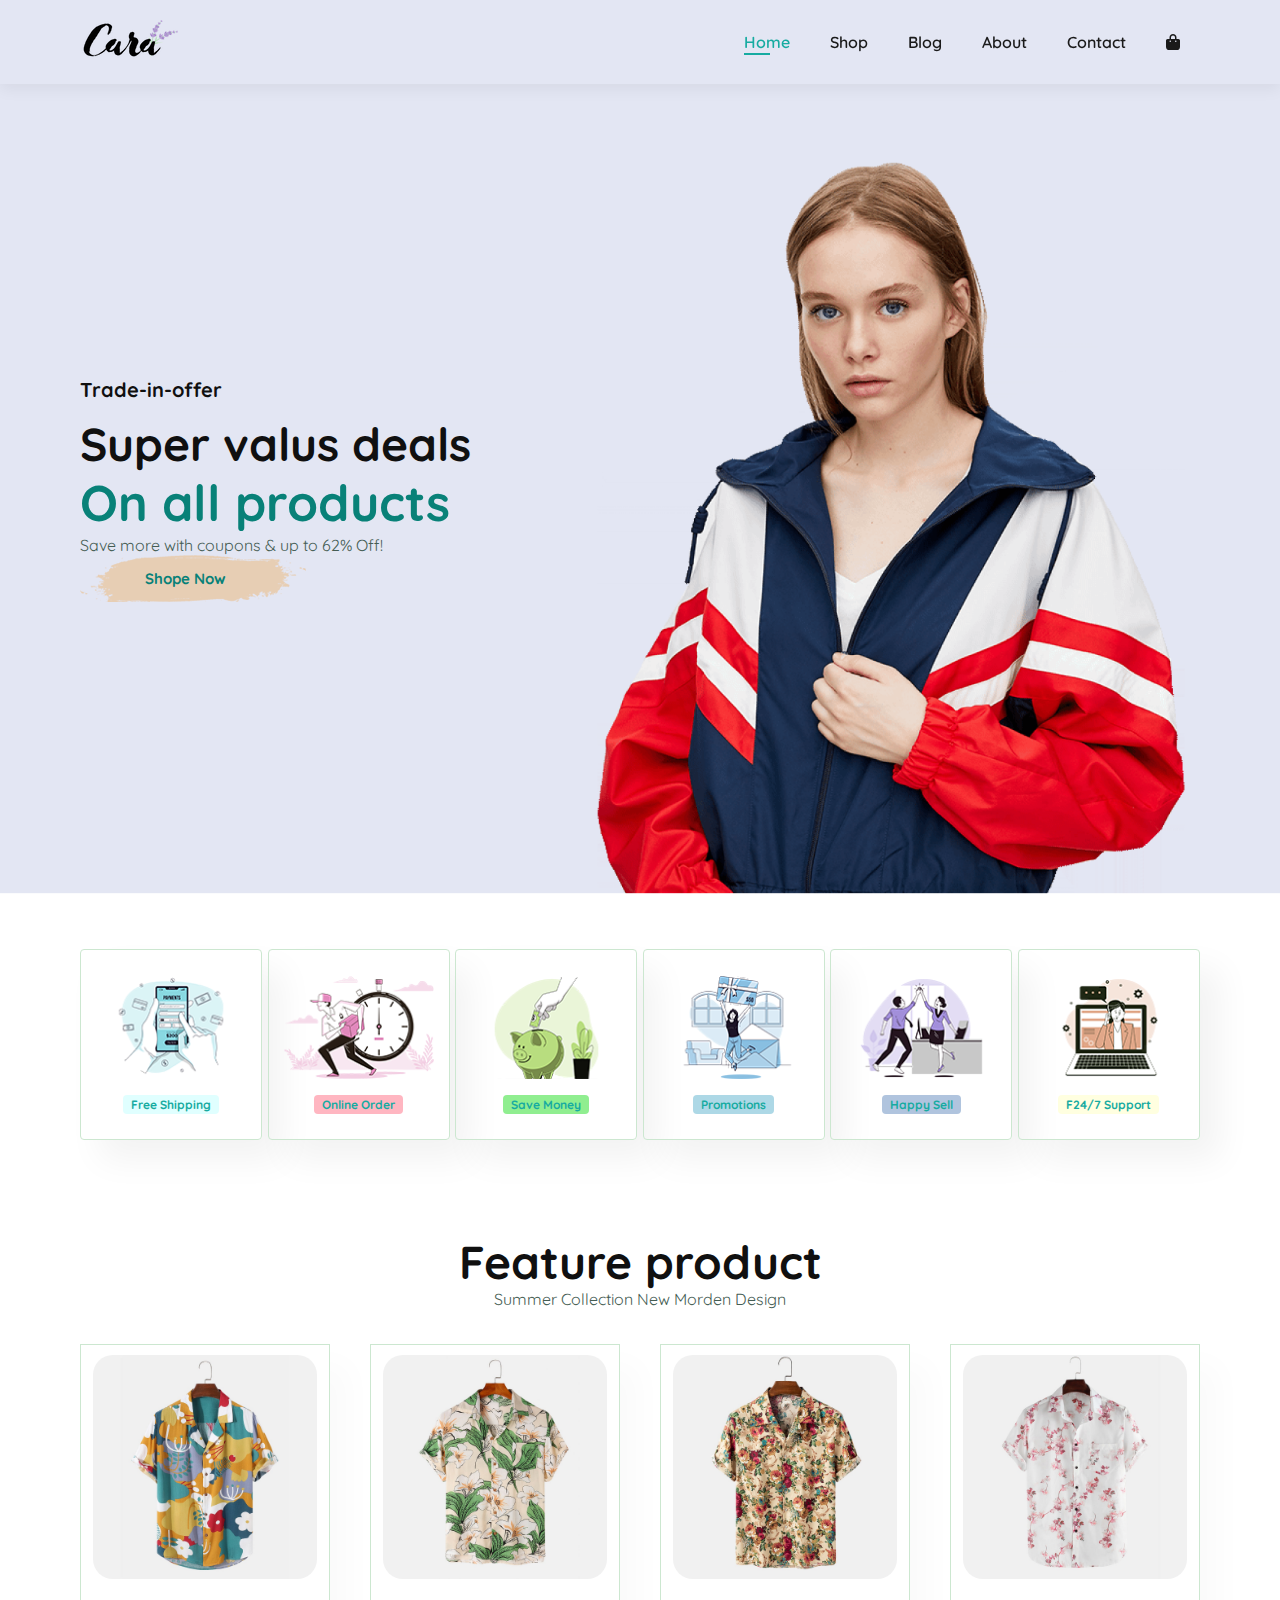
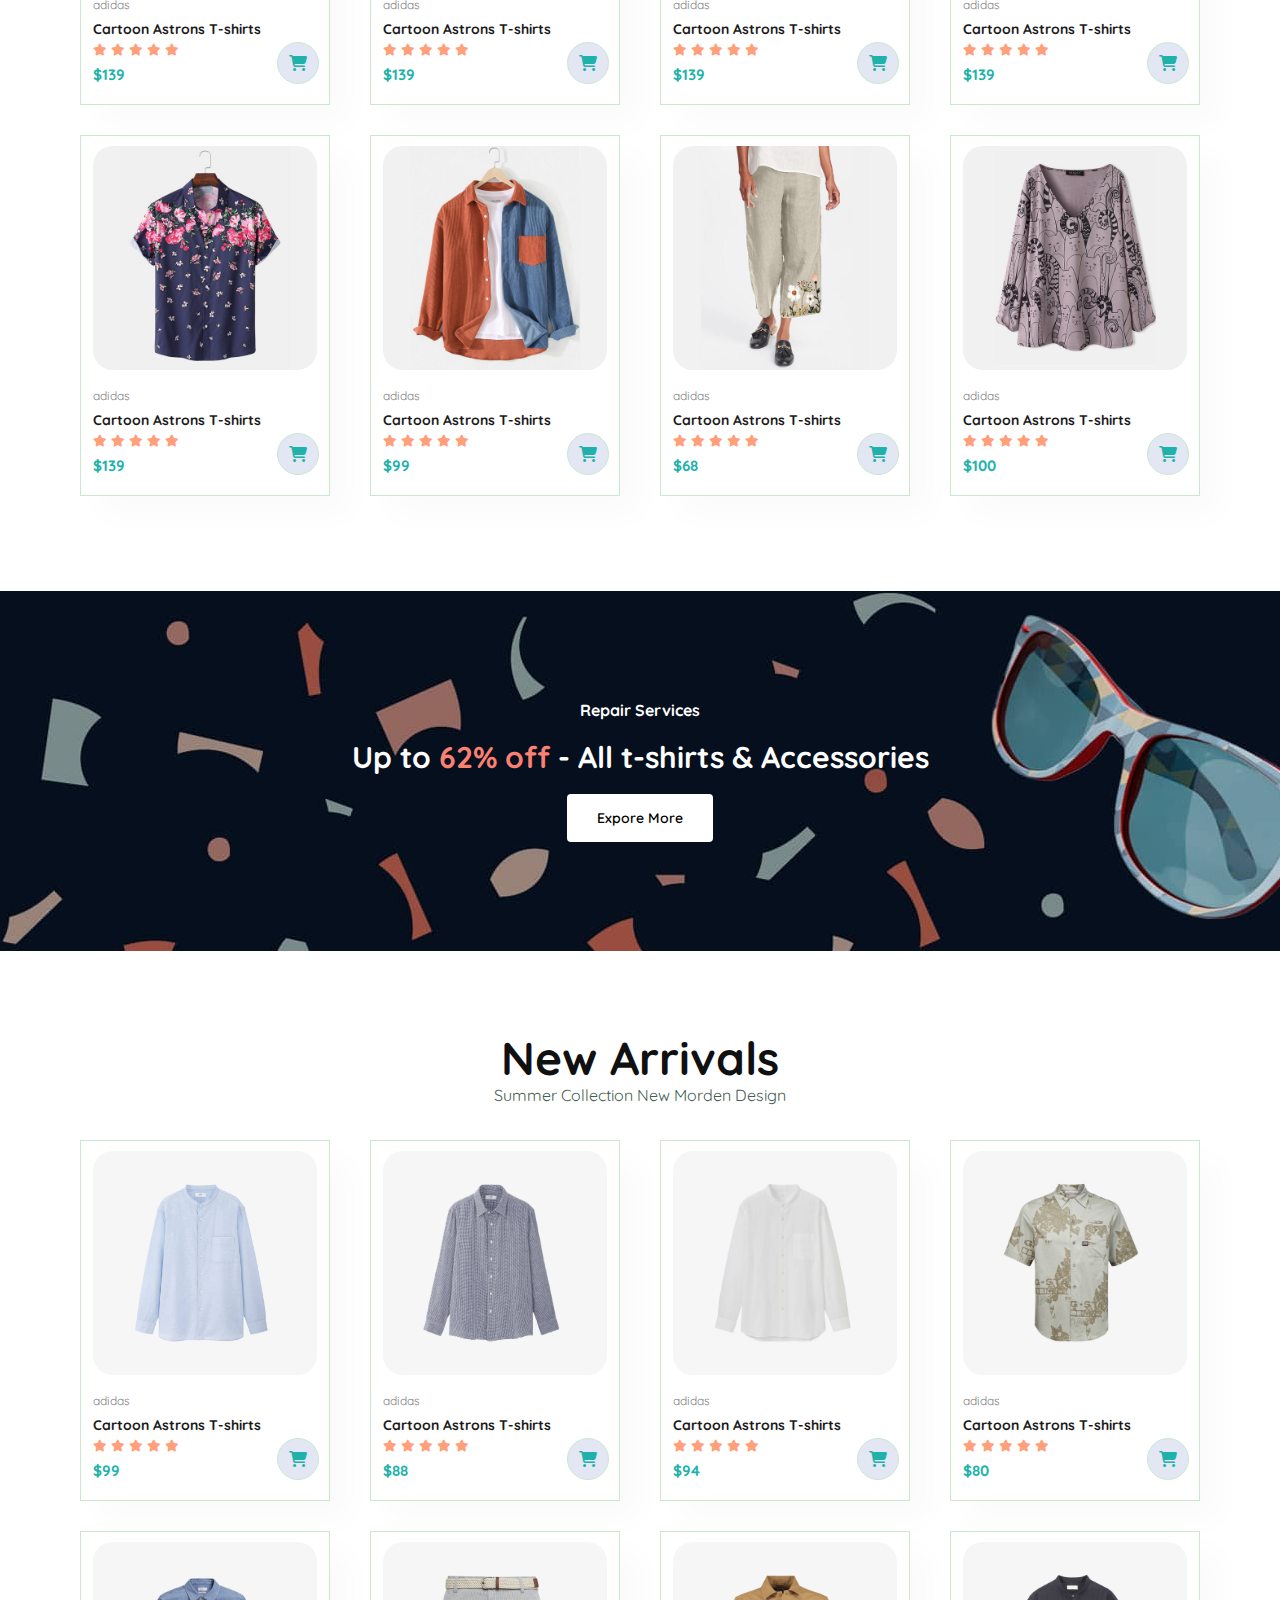
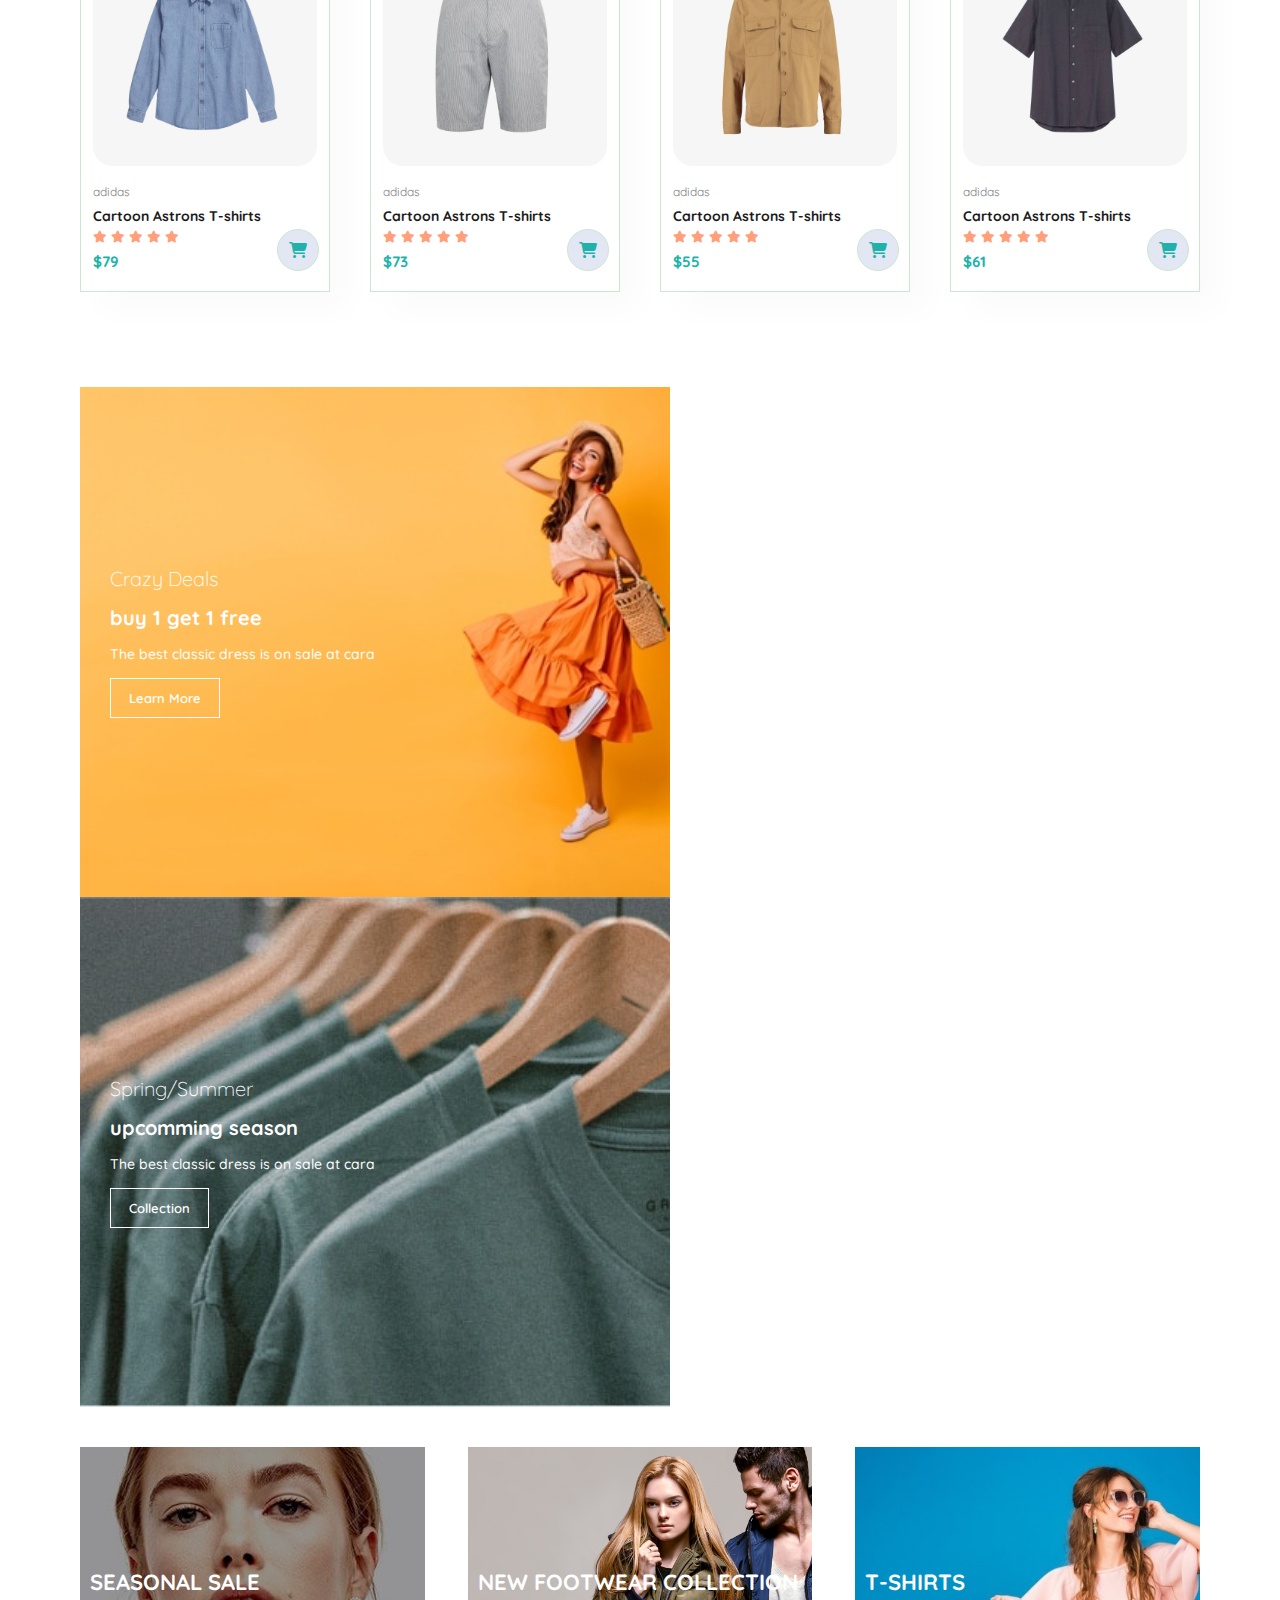
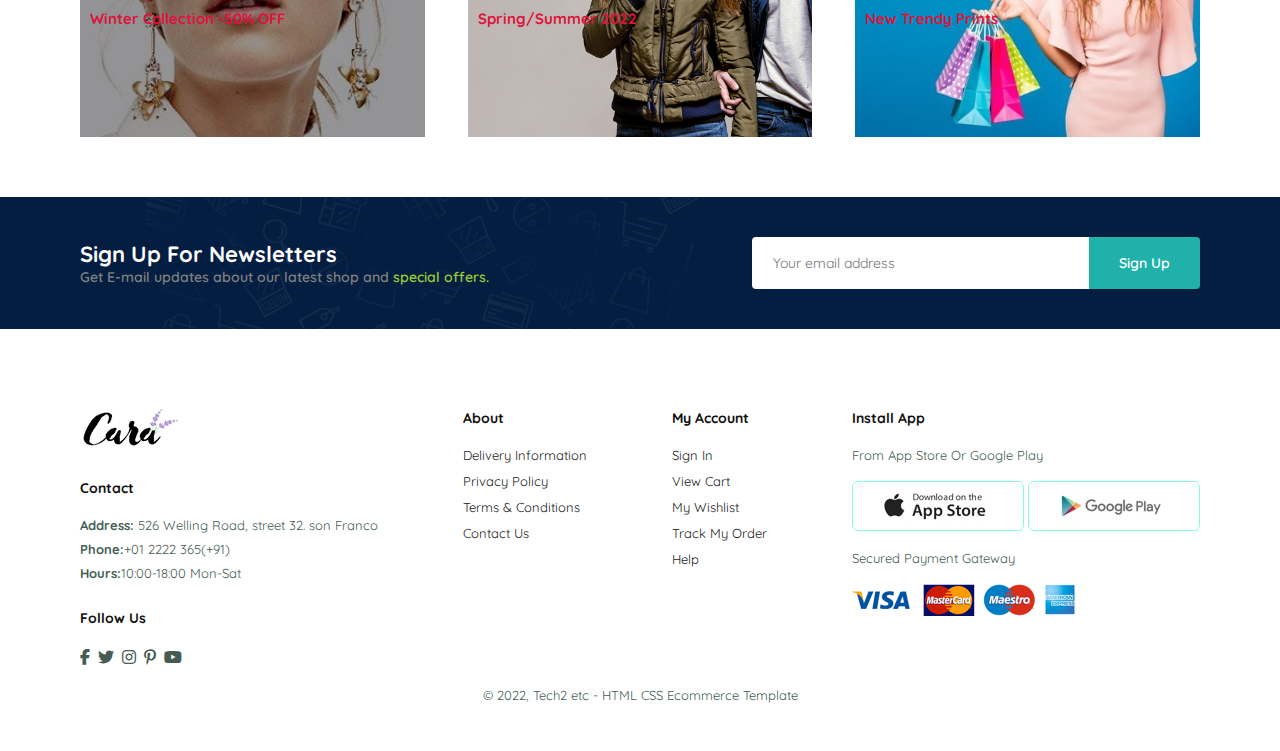
<file: index.html>
<!DOCTYPE html>
<html lang="en">
  <head>
    <meta charset="UTF-8" />
    <meta http-equiv="X-UA-Compatible" content="IE=edge" />
    <meta name="viewport" content="width=device-width, initial-scale=1.0" />
    <title>Ecommerce Site</title>
    <link
      rel="stylesheet"
      href="https://cdnjs.cloudflare.com/ajax/libs/font-awesome/6.2.1/css/all.min.css"
    />
    <link rel="stylesheet" href="style.css" />
  </head>
  <body>
    <!-- header start-->
    <section id="header">
      <a href="#"><img src="img/logo.png" class="logo" alt="" /></a>
      <div>
        <ul id="navbar">
          <li><a class="active" href="index.html">Home</a></li>
          <li><a href="shop.html">Shop</a></li>
          <li><a href="blog.html">Blog</a></li>
          <li><a href="about.html">About</a></li>
          <li><a href="contact.html">Contact</a></li>
          <li>
            <a id="lg-bag" href="cart.html"
              ><i class="fa fa-bag-shopping"></i>
            </a>
          </li>
          <a href="#" id="close"><i class="fa fa-close"></i></a>
        </ul>
      </div>

      <div id="mobile">
        <a href="cart.html"><i class="fa fa-bag-shopping"></i> </a>
        <i id="bar" class="fas fa-outdent"></i>
      </div>
    </section>
    <!--header end-->

    <!--home start-->
    <section id="hero">
      <h4>Trade-in-offer</h4>
      <h2>Super valus deals</h2>
      <h1>On all products</h1>
      <p>Save more with coupons & up to 62% Off!</p>
      <button>Shope Now</button>
    </section>
    <!--home end-->
    <!--feature start-->
    <section id="feature" class="section-p1">
      <div class="fe-box">
        <img src="img/features/f1.png" alt="" />
        <h6>Free Shipping</h6>
      </div>
      <div class="fe-box">
        <img src="img/features/f2.png" alt="" />
        <h6>Online Order</h6>
      </div>
      <div class="fe-box">
        <img src="img/features/f3.png" alt="" />
        <h6>Save Money</h6>
      </div>
      <div class="fe-box">
        <img src="img/features/f4.png" alt="" />
        <h6>Promotions</h6>
      </div>
      <div class="fe-box">
        <img src="img/features/f5.png" alt="" />
        <h6>Happy Sell</h6>
      </div>
      <div class="fe-box">
        <img src="img/features/f6.png" alt="" />
        <h6>F24/7 Support</h6>
      </div>
    </section>
    <!--feature end-->
    <!--feature product start-->
    <section id="product1" class="section-p1">
      <h2>Feature product</h2>
      <p>Summer Collection New Morden Design</p>
      <div class="pro-container">
        <div class="pro">
          <img src="img/products/f1.jpg" alt="" />
          <div class="des">
            <span>adidas</span>
            <h5>Cartoon Astrons T-shirts</h5>
            <div class="star">
              <i class="fas fa-star"></i>
              <i class="fas fa-star"></i>
              <i class="fas fa-star"></i>
              <i class="fas fa-star"></i>
              <i class="fas fa-star"></i>
            </div>
            <h4>$139</h4>
          </div>
          <a href="#"><i class="fa-solid fa-cart-shopping cart"></i></a>
        </div>
        <div class="pro">
          <img src="img/products/f2.jpg" alt="" />
          <div class="des">
            <span>adidas</span>
            <h5>Cartoon Astrons T-shirts</h5>
            <div class="star">
              <i class="fas fa-star"></i>
              <i class="fas fa-star"></i>
              <i class="fas fa-star"></i>
              <i class="fas fa-star"></i>
              <i class="fas fa-star"></i>
            </div>
            <h4>$139</h4>
          </div>
          <a href="#"><i class="fa-solid fa-cart-shopping cart"></i></a>
        </div>
        <div class="pro">
          <img src="img/products/f3.jpg" alt="" />
          <div class="des">
            <span>adidas</span>
            <h5>Cartoon Astrons T-shirts</h5>
            <div class="star">
              <i class="fas fa-star"></i>
              <i class="fas fa-star"></i>
              <i class="fas fa-star"></i>
              <i class="fas fa-star"></i>
              <i class="fas fa-star"></i>
            </div>
            <h4>$139</h4>
          </div>
          <a href="#"><i class="fa-solid fa-cart-shopping cart"></i></a>
        </div>
        <div class="pro">
          <img src="img/products/f4.jpg" alt="" />
          <div class="des">
            <span>adidas</span>
            <h5>Cartoon Astrons T-shirts</h5>
            <div class="star">
              <i class="fas fa-star"></i>
              <i class="fas fa-star"></i>
              <i class="fas fa-star"></i>
              <i class="fas fa-star"></i>
              <i class="fas fa-star"></i>
            </div>
            <h4>$139</h4>
          </div>
          <a href="#"><i class="fa-solid fa-cart-shopping cart"></i></a>
        </div>
        <div class="pro">
          <img src="img/products/f5.jpg" alt="" />
          <div class="des">
            <span>adidas</span>
            <h5>Cartoon Astrons T-shirts</h5>
            <div class="star">
              <i class="fas fa-star"></i>
              <i class="fas fa-star"></i>
              <i class="fas fa-star"></i>
              <i class="fas fa-star"></i>
              <i class="fas fa-star"></i>
            </div>
            <h4>$139</h4>
          </div>
          <a href="#"><i class="fa-solid fa-cart-shopping cart"></i></a>
        </div>
        <div class="pro">
          <img src="img/products/f6.jpg" alt="" />
          <div class="des">
            <span>adidas</span>
            <h5>Cartoon Astrons T-shirts</h5>
            <div class="star">
              <i class="fas fa-star"></i>
              <i class="fas fa-star"></i>
              <i class="fas fa-star"></i>
              <i class="fas fa-star"></i>
              <i class="fas fa-star"></i>
            </div>
            <h4>$99</h4>
          </div>
          <a href="#"><i class="fa-solid fa-cart-shopping cart"></i></a>
        </div>
        <div class="pro">
          <img src="img/products/f7.jpg" alt="" />
          <div class="des">
            <span>adidas</span>
            <h5>Cartoon Astrons T-shirts</h5>
            <div class="star">
              <i class="fas fa-star"></i>
              <i class="fas fa-star"></i>
              <i class="fas fa-star"></i>
              <i class="fas fa-star"></i>
              <i class="fas fa-star"></i>
            </div>
            <h4>$68</h4>
          </div>
          <a href="#"><i class="fa-solid fa-cart-shopping cart"></i></a>
        </div>
        <div class="pro">
          <img src="img/products/f8.jpg" alt="" />
          <div class="des">
            <span>adidas</span>
            <h5>Cartoon Astrons T-shirts</h5>
            <div class="star">
              <i class="fas fa-star"></i>
              <i class="fas fa-star"></i>
              <i class="fas fa-star"></i>
              <i class="fas fa-star"></i>
              <i class="fas fa-star"></i>
            </div>
            <h4>$100</h4>
          </div>
          <a href="#"><i class="fa-solid fa-cart-shopping cart"></i></a>
        </div>
      </div>
    </section>
    <!--feature product end-->
    <!--banner start-->
    <section id="banner" class="section-m1">
      <h4>Repair Services</h4>
      <h2>Up to <span>62% off</span> - All t-shirts & Accessories</h2>
      <button class="normal">Expore More</button>
    </section>
    <!--banner end-->
    <!--feature product another start-->
    <section id="product1" class="section-p1">
      <h2>New Arrivals</h2>
      <p>Summer Collection New Morden Design</p>
      <div class="pro-container">
        <div class="pro">
          <img src="img/products/n1.jpg" alt="" />
          <div class="des">
            <span>adidas</span>
            <h5>Cartoon Astrons T-shirts</h5>
            <div class="star">
              <i class="fas fa-star"></i>
              <i class="fas fa-star"></i>
              <i class="fas fa-star"></i>
              <i class="fas fa-star"></i>
              <i class="fas fa-star"></i>
            </div>
            <h4>$99</h4>
          </div>
          <a href="#"><i class="fa-solid fa-cart-shopping cart"></i></a>
        </div>
        <div class="pro">
          <img src="img/products/n2.jpg" alt="" />
          <div class="des">
            <span>adidas</span>
            <h5>Cartoon Astrons T-shirts</h5>
            <div class="star">
              <i class="fas fa-star"></i>
              <i class="fas fa-star"></i>
              <i class="fas fa-star"></i>
              <i class="fas fa-star"></i>
              <i class="fas fa-star"></i>
            </div>
            <h4>$88</h4>
          </div>
          <a href="#"><i class="fa-solid fa-cart-shopping cart"></i></a>
        </div>
        <div class="pro">
          <img src="img/products/n3.jpg" alt="" />
          <div class="des">
            <span>adidas</span>
            <h5>Cartoon Astrons T-shirts</h5>
            <div class="star">
              <i class="fas fa-star"></i>
              <i class="fas fa-star"></i>
              <i class="fas fa-star"></i>
              <i class="fas fa-star"></i>
              <i class="fas fa-star"></i>
            </div>
            <h4>$94</h4>
          </div>
          <a href="#"><i class="fa-solid fa-cart-shopping cart"></i></a>
        </div>
        <div class="pro">
          <img src="img/products/n4.jpg" alt="" />
          <div class="des">
            <span>adidas</span>
            <h5>Cartoon Astrons T-shirts</h5>
            <div class="star">
              <i class="fas fa-star"></i>
              <i class="fas fa-star"></i>
              <i class="fas fa-star"></i>
              <i class="fas fa-star"></i>
              <i class="fas fa-star"></i>
            </div>
            <h4>$80</h4>
          </div>
          <a href="#"><i class="fa-solid fa-cart-shopping cart"></i></a>
        </div>
        <div class="pro">
          <img src="img/products/n5.jpg" alt="" />
          <div class="des">
            <span>adidas</span>
            <h5>Cartoon Astrons T-shirts</h5>
            <div class="star">
              <i class="fas fa-star"></i>
              <i class="fas fa-star"></i>
              <i class="fas fa-star"></i>
              <i class="fas fa-star"></i>
              <i class="fas fa-star"></i>
            </div>
            <h4>$79</h4>
          </div>
          <a href="#"><i class="fa-solid fa-cart-shopping cart"></i></a>
        </div>
        <div class="pro">
          <img src="img/products/n6.jpg" alt="" />
          <div class="des">
            <span>adidas</span>
            <h5>Cartoon Astrons T-shirts</h5>
            <div class="star">
              <i class="fas fa-star"></i>
              <i class="fas fa-star"></i>
              <i class="fas fa-star"></i>
              <i class="fas fa-star"></i>
              <i class="fas fa-star"></i>
            </div>
            <h4>$73</h4>
          </div>
          <a href="#"><i class="fa-solid fa-cart-shopping cart"></i></a>
        </div>
        <div class="pro">
          <img src="img/products/n7.jpg" alt="" />
          <div class="des">
            <span>adidas</span>
            <h5>Cartoon Astrons T-shirts</h5>
            <div class="star">
              <i class="fas fa-star"></i>
              <i class="fas fa-star"></i>
              <i class="fas fa-star"></i>
              <i class="fas fa-star"></i>
              <i class="fas fa-star"></i>
            </div>
            <h4>$55</h4>
          </div>
          <a href="#"><i class="fa-solid fa-cart-shopping cart"></i></a>
        </div>
        <div class="pro">
          <img src="img/products/n8.jpg" alt="" />
          <div class="des">
            <span>adidas</span>
            <h5>Cartoon Astrons T-shirts</h5>
            <div class="star">
              <i class="fas fa-star"></i>
              <i class="fas fa-star"></i>
              <i class="fas fa-star"></i>
              <i class="fas fa-star"></i>
              <i class="fas fa-star"></i>
            </div>
            <h4>$61</h4>
          </div>
          <a href="#"><i class="fa-solid fa-cart-shopping cart"></i></a>
        </div>
      </div>
    </section>
    <!--feature product another end-->
    <!--small banner start-->
    <section id="sm-banner" class="section-p1">
      <div class="banner-box">
        <h4>Crazy Deals</h4>
        <h2>buy 1 get 1 free</h2>
        <span>The best classic dress is on sale at cara</span>
        <button class="white">Learn More</button>
      </div>
      <div class="banner-box banner-box2">
        <h4>Spring/Summer</h4>
        <h2>upcomming season</h2>
        <span>The best classic dress is on sale at cara</span>
        <button class="white">Collection</button>
      </div>
    </section>
    <!--small banner end-->
    <!--another small banner start-->
    <section id="banner3">
      <div class="banner-box">
        <h2>SEASONAL SALE</h2>
        <h3>Winter Collection -50% OFF</h3>
      </div>
      <div class="banner-box banner-box2">
        <h2>NEW FOOTWEAR COLLECTION</h2>
        <h3>Spring/Summer 2022</h3>
      </div>
      <div class="banner-box banner-box3">
        <h2>T-SHIRTS</h2>
        <h3>New Trendy Prints</h3>
      </div>
    </section>
    <!--another small banner end-->
    <!--News latter start-->
    <section id="newsletter" class="section-p1 section-m1">
      <div class="newstext">
        <h4>Sign Up For Newsletters</h4>
        <p>
          Get E-mail updates about our latest shop and
          <span>special offers.</span>
        </p>
      </div>
      <div class="form">
        <input type="text" placeholder="Your email address" />
        <button class="normal">Sign Up</button>
      </div>
    </section>
    <!--News latter end-->
    <!--footer start-->
    <footer class="section-p1">
      <div class="col">
        <img class="logo" src="img/logo.png" alt="" />
        <h4>Contact</h4>
        <p><strong>Address:</strong> 526 Welling Road, street 32. son Franco</p>
        <p><strong>Phone:</strong>+01 2222 365(+91)</p>
        <p><strong>Hours:</strong>10:00-18:00 Mon-Sat</p>
        <div class="follow">
          <h4>Follow Us</h4>
          <div class="icon">
            <i class="fab fa-facebook-f"></i>
            <i class="fab fa-twitter"></i>
            <i class="fab fa-instagram"></i>
            <i class="fab fa-pinterest-p"></i>
            <i class="fab fa-youtube"></i>
          </div>
        </div>
      </div>

      <div class="col">
        <h4>About</h4>
        <a href="#">Delivery Information</a>
        <a href="#">Privacy Policy</a>
        <a href="#">Terms & Conditions</a>
        <a href="#">Contact Us</a>
      </div>
      <div class="col">
        <h4>My Account</h4>
        <a href="#">Sign In</a>
        <a href="#">View Cart</a>
        <a href="#">My Wishlist</a>
        <a href="#">Track My Order</a>
        <a href="#">Help</a>
      </div>

      <div class="col install">
        <h4>Install App</h4>
        <p>From App Store Or Google Play</p>
        <div class="row">
          <img src="img/pay/app.jpg" alt="" />
          <img src="img/pay/play.jpg" alt="" />
        </div>
        <p>Secured Payment Gateway</p>
        <img src="img/pay/pay.png" alt="" />
      </div>

      <div class="copyright">
        <p>&copy; 2022, Tech2 etc - HTML CSS Ecommerce Template</p>
      </div>
    </footer>
    <!--footer end-->

    <script src="script.js"></script>
  </body>
</html>
</file>
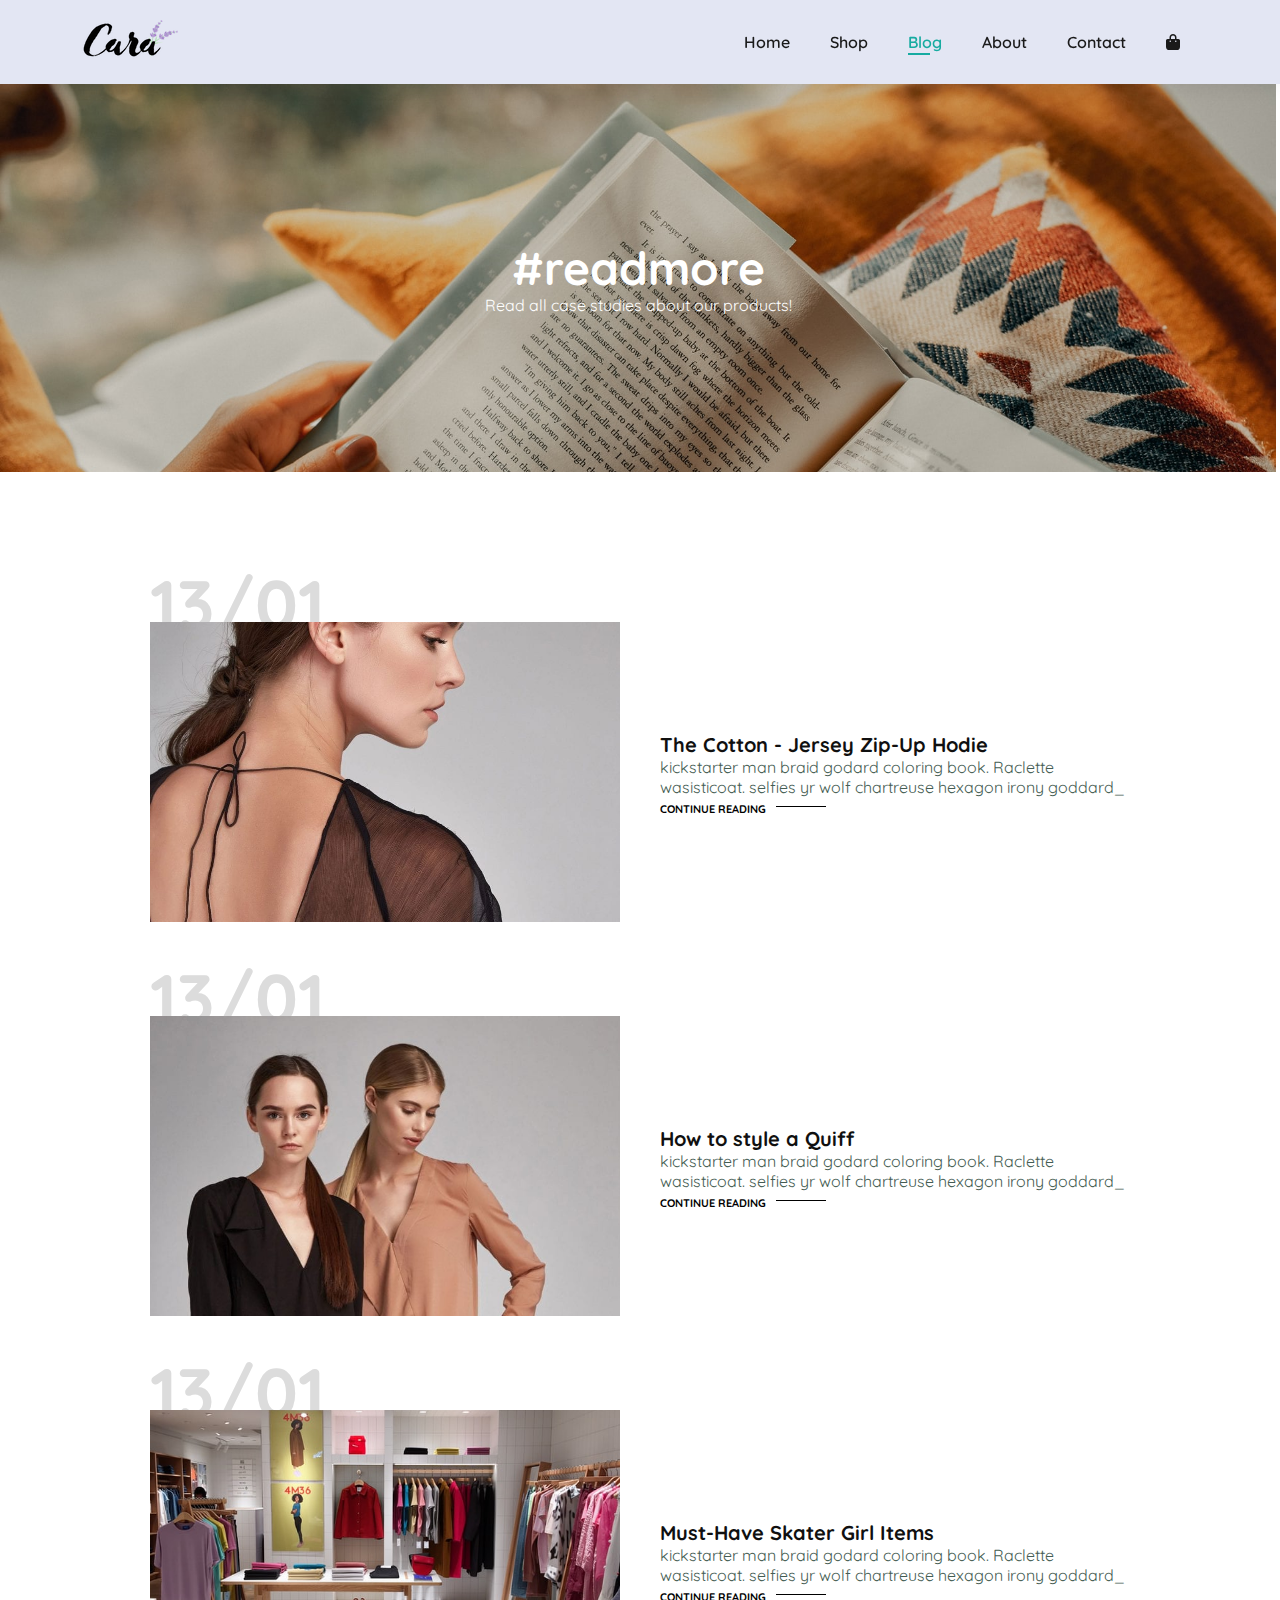
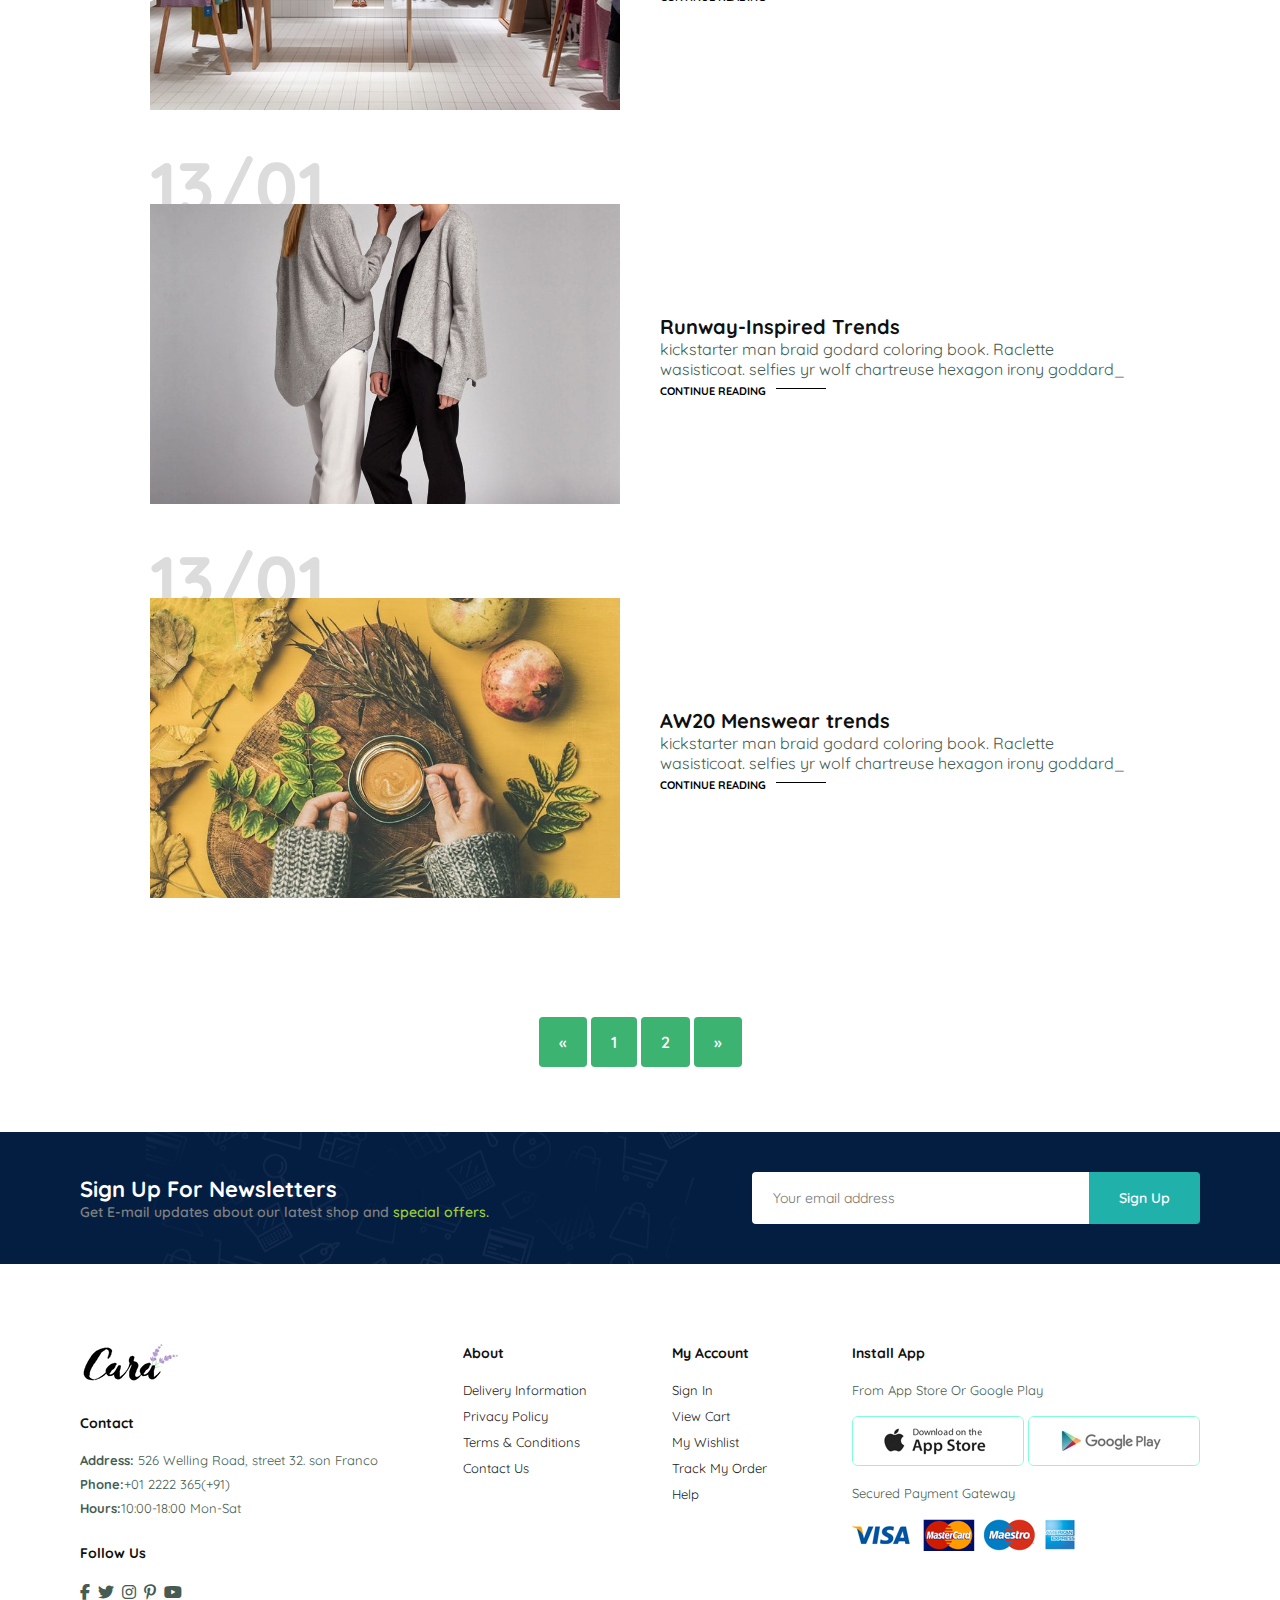
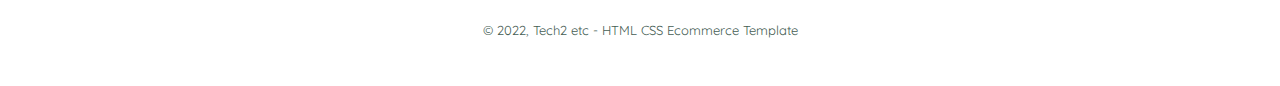
<file: blog.html>
<!DOCTYPE html>
<html lang="en">
  <head>
    <meta charset="UTF-8" />
    <meta http-equiv="X-UA-Compatible" content="IE=edge" />
    <meta name="viewport" content="width=device-width, initial-scale=1.0" />
    <title>Ecommerce Site</title>
    <link
      rel="stylesheet"
      href="https://cdnjs.cloudflare.com/ajax/libs/font-awesome/6.2.1/css/all.min.css"
    />
    <link rel="stylesheet" href="style.css" />
  </head>
  <body>
    <!-- header start-->
    <section id="header">
      <a href="#"><img src="img/logo.png" class="logo" alt="" /></a>
      <div>
        <ul id="navbar">
          <li><a href="index.html">Home</a></li>
          <li><a href="shop.html">Shop</a></li>
          <li><a class="active" href="blog.html">Blog</a></li>
          <li><a href="about.html">About</a></li>
          <li><a href="contact.html">Contact</a></li>
          <li>
            <a id="lg-bag" href="cart.html"
              ><i class="fa fa-bag-shopping"></i>
            </a>
          </li>
          <a href="#" id="close"><i class="fa fa-close"></i></a>
        </ul>
      </div>

      <div id="mobile">
        <a href="cart.html"><i class="fa fa-bag-shopping"></i> </a>
        <i id="bar" class="fas fa-outdent"></i>
      </div>
    </section>
    <!--header end-->

    <!--home start-->
    <section id="page-header" class="blog-header">
      <h2>#readmore</h2>
      <p>Read all case studies about our products!</p>
    </section>
    <!--home end-->
    <section id="blog">
      <div class="blog-box">
        <div class="blog-img">
          <img src="img/blog/b1.jpg" alt="" />
        </div>
        <div class="blog-details">
          <h4>The Cotton - Jersey Zip-Up Hodie</h4>
          <p>
            kickstarter man braid godard coloring book. Raclette wasisticoat.
            selfies yr wolf chartreuse hexagon irony goddard_
          </p>
          <a href="#">CONTINUE READING</a>
        </div>
        <h1>13/01</h1>
      </div>
      <div class="blog-box">
        <div class="blog-img">
          <img src="img/blog/b2.jpg" alt="" />
        </div>
        <div class="blog-details">
          <h4>How to style a Quiff</h4>
          <p>
            kickstarter man braid godard coloring book. Raclette wasisticoat.
            selfies yr wolf chartreuse hexagon irony goddard_
          </p>
          <a href="#">CONTINUE READING</a>
        </div>
        <h1>13/01</h1>
      </div>
      <div class="blog-box">
        <div class="blog-img">
          <img src="img/blog/b3.jpg" alt="" />
        </div>
        <div class="blog-details">
          <h4>Must-Have Skater Girl Items</h4>
          <p>
            kickstarter man braid godard coloring book. Raclette wasisticoat.
            selfies yr wolf chartreuse hexagon irony goddard_
          </p>
          <a href="#">CONTINUE READING</a>
        </div>
        <h1>13/01</h1>
      </div>
      <div class="blog-box">
        <div class="blog-img">
          <img src="img/blog/b4.jpg" alt="" />
        </div>
        <div class="blog-details">
          <h4>Runway-Inspired Trends</h4>
          <p>
            kickstarter man braid godard coloring book. Raclette wasisticoat.
            selfies yr wolf chartreuse hexagon irony goddard_
          </p>
          <a href="#">CONTINUE READING</a>
        </div>
        <h1>13/01</h1>
      </div>
      <div class="blog-box">
        <div class="blog-img">
          <img src="img/blog/b6.jpg" alt="" />
        </div>
        <div class="blog-details">
          <h4>AW20 Menswear trends</h4>
          <p>
            kickstarter man braid godard coloring book. Raclette wasisticoat.
            selfies yr wolf chartreuse hexagon irony goddard_
          </p>
          <a href="#">CONTINUE READING</a>
        </div>
        <h1>13/01</h1>
      </div>
    </section>

    <!--pagination start-->
    <section id="pagination" class="section-p1">
      <a href="#">&laquo;</a>
      <a href="#">1</a>
      <a href="#">2</a>
      <a href="#">&raquo;</a>
    </section>
    <!--pagination end-->
    <!--News latter start-->
    <section id="newsletter" class="section-p1 section-m1">
      <div class="newstext">
        <h4>Sign Up For Newsletters</h4>
        <p>
          Get E-mail updates about our latest shop and
          <span>special offers.</span>
        </p>
      </div>
      <div class="form">
        <input type="text" placeholder="Your email address" />
        <button class="normal">Sign Up</button>
      </div>
    </section>
    <!--News latter end-->
    <!--footer start-->
    <footer class="section-p1">
      <div class="col">
        <img class="logo" src="img/logo.png" alt="" />
        <h4>Contact</h4>
        <p><strong>Address:</strong> 526 Welling Road, street 32. son Franco</p>
        <p><strong>Phone:</strong>+01 2222 365(+91)</p>
        <p><strong>Hours:</strong>10:00-18:00 Mon-Sat</p>
        <div class="follow">
          <h4>Follow Us</h4>
          <div class="icon">
            <i class="fab fa-facebook-f"></i>
            <i class="fab fa-twitter"></i>
            <i class="fab fa-instagram"></i>
            <i class="fab fa-pinterest-p"></i>
            <i class="fab fa-youtube"></i>
          </div>
        </div>
      </div>

      <div class="col">
        <h4>About</h4>
        <a href="#">Delivery Information</a>
        <a href="#">Privacy Policy</a>
        <a href="#">Terms & Conditions</a>
        <a href="#">Contact Us</a>
      </div>
      <div class="col">
        <h4>My Account</h4>
        <a href="#">Sign In</a>
        <a href="#">View Cart</a>
        <a href="#">My Wishlist</a>
        <a href="#">Track My Order</a>
        <a href="#">Help</a>
      </div>

      <div class="col install">
        <h4>Install App</h4>
        <p>From App Store Or Google Play</p>
        <div class="row">
          <img src="img/pay/app.jpg" alt="" />
          <img src="img/pay/play.jpg" alt="" />
        </div>
        <p>Secured Payment Gateway</p>
        <img src="img/pay/pay.png" alt="" />
      </div>

      <div class="copyright">
        <p>&copy; 2022, Tech2 etc - HTML CSS Ecommerce Template</p>
      </div>
    </footer>
    <!--footer end-->

    <script src="script.js"></script>
  </body>
</html>
</file>
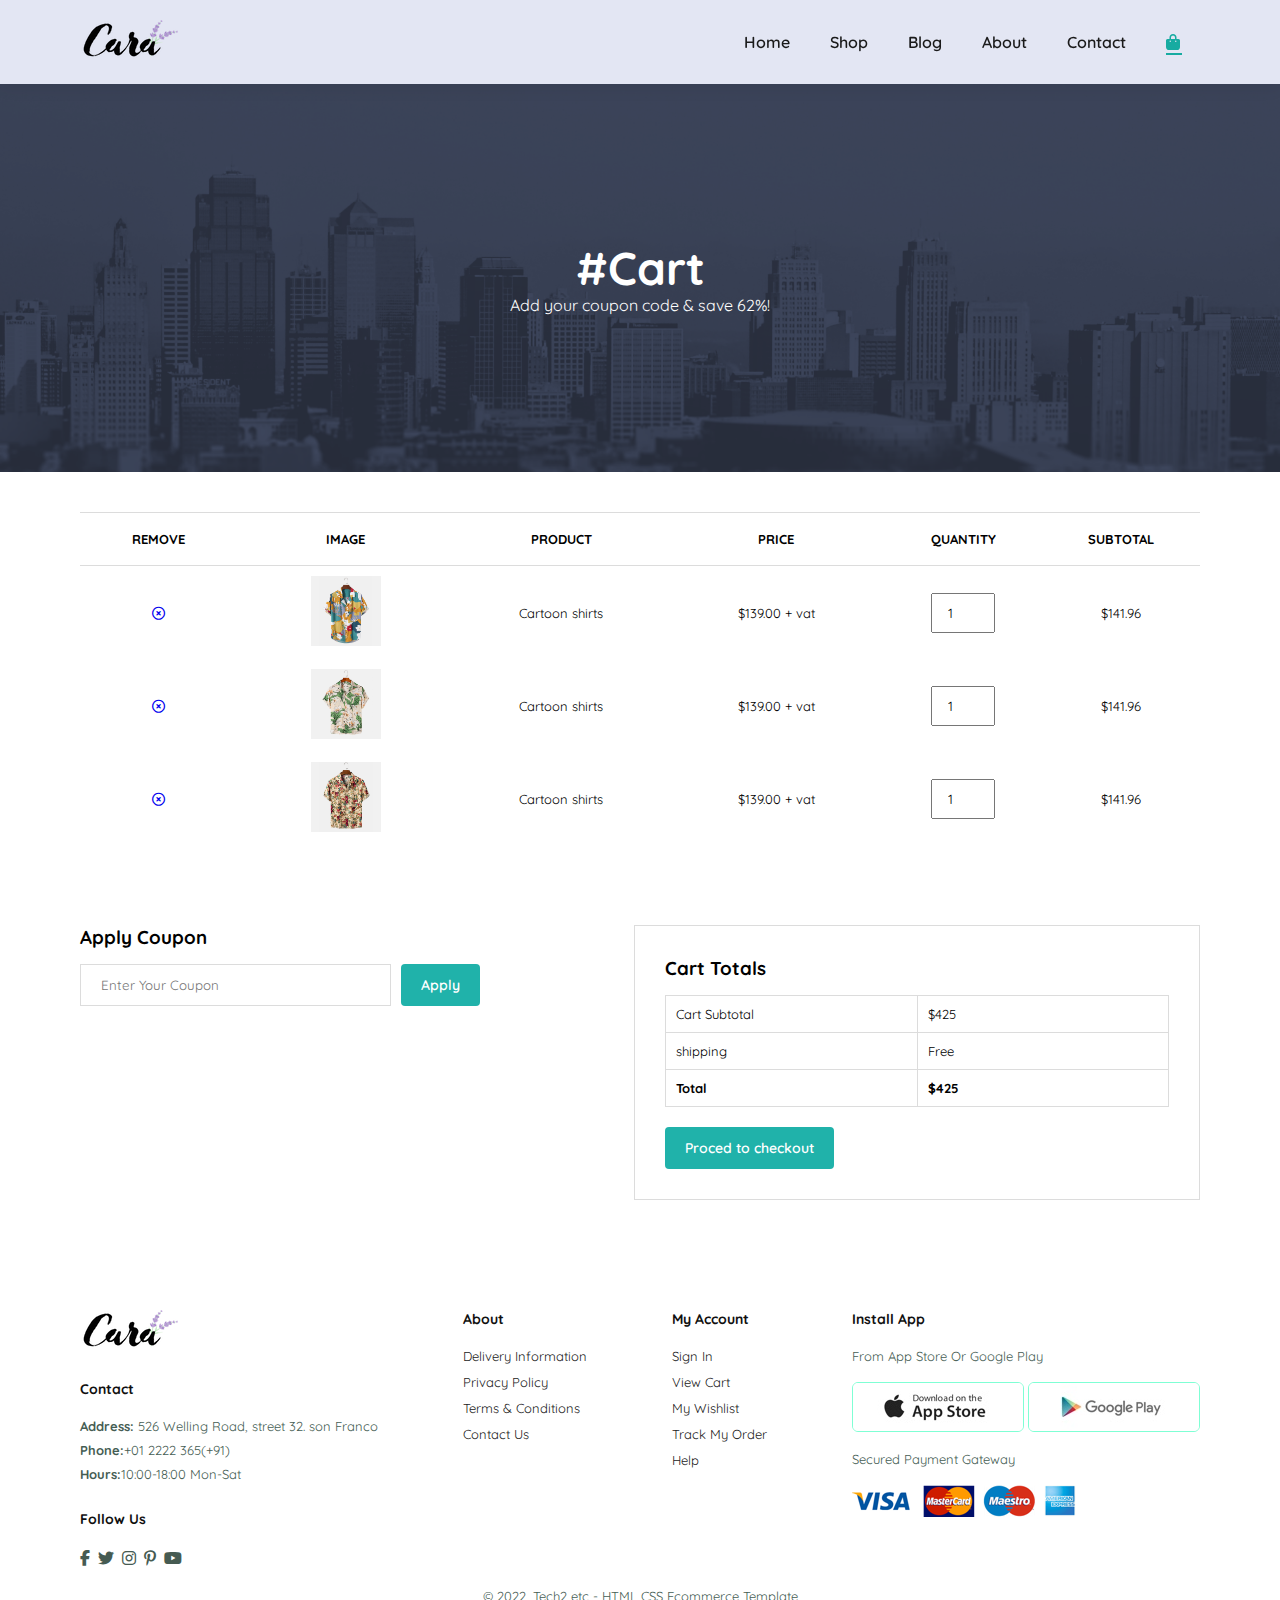
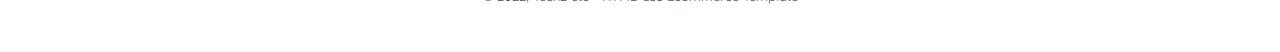
<file: cart.html>
<!DOCTYPE html>
<html lang="en">
  <head>
    <meta charset="UTF-8" />
    <meta http-equiv="X-UA-Compatible" content="IE=edge" />
    <meta name="viewport" content="width=device-width, initial-scale=1.0" />
    <title>Ecommerce Site</title>
    <link
      rel="stylesheet"
      href="https://cdnjs.cloudflare.com/ajax/libs/font-awesome/6.2.1/css/all.min.css"
    />
    <link rel="stylesheet" href="style.css" />
  </head>
  <body>
    <!-- header start-->
    <section id="header">
      <a href="#"><img src="img/logo.png" class="logo" alt="" /></a>
      <div>
        <ul id="navbar">
          <li><a href="index.html">Home</a></li>
          <li><a href="shop.html">Shop</a></li>
          <li><a href="blog.html">Blog</a></li>
          <li><a href="about.html">About</a></li>
          <li><a href="contact.html">Contact</a></li>
          <li>
            <a class="active" id="lg-bag" href="cart.html"
              ><i class="fa fa-bag-shopping"></i>
            </a>
          </li>
          <a href="#" id="close"><i class="fa fa-close"></i></a>
        </ul>
      </div>

      <div id="mobile">
        <a href="cart.html"><i class="fa fa-bag-shopping"></i> </a>
        <i id="bar" class="fas fa-outdent"></i>
      </div>
    </section>
    <!--header end-->

    <!--home start-->
    <section id="page-header" class="about-header">
      <h2>#Cart</h2>
      <p>Add your coupon code & save 62%!</p>
    </section>
    <!--home end-->
    <section id="cart" class="section-p1">
      <table width="100%">
        <thead>
          <tr>
            <td>Remove</td>
            <td>Image</td>
            <td>Product</td>
            <td>Price</td>
            <td>Quantity</td>
            <td>Subtotal</td>
          </tr>
        </thead>

        <tbody>
          <tr>
            <td>
              <a href="#"><i class="far fa-times-circle"></i></a></i>
            </td>
            <td><img src="img/products/f1.jpg" alt=""></td>
            <td>Cartoon shirts</td>
            <td>$139.00 + vat</td>
            <td><input type="number" value="1"></td>
            <td>$141.96</td>
          </tr>
          <tr>
            <td>
              <a href="#"><i class="far fa-times-circle"></i></a></i>
            </td>
            <td><img src="img/products/f2.jpg" alt=""></td>
            <td>Cartoon shirts</td>
            <td>$139.00 + vat</td>
            <td><input type="number" value="1"></td>
            <td>$141.96</td>
          </tr>
          <tr>
            <td>
              <a href="#"><i class="far fa-times-circle"></i></a></i>
            </td>
            <td><img src="img/products/f3.jpg" alt=""></td>
            <td>Cartoon shirts</td>
            <td>$139.00 + vat</td>
            <td><input type="number" value="1"></td>
            <td>$141.96</td>
          </tr>
        </tbody>
      </table>
    </section>
    <section id="cart-add" class="section-p1">
      <div id="coupon">
        <h3>Apply Coupon</h3>
        <div class="fix">
          <input type="text" placeholder="Enter Your Coupon">
          <button class="normal">Apply</button>
        </div>
      </div> 
      <div id="subtotal">
        <h3>Cart Totals</h3>
        <table>
          <tr>
            <td>Cart Subtotal</td>
            <td>$425</td>
          </tr>
          <tr>
            <td>shipping</td>
            <td>Free</td>
          </tr>
          <tr>
            <td><strong>Total</strong></td>
            <td><strong>$425</strong></td>
          </tr>
        </table>
        <button class="normal">Proced to checkout</button>
      </div>
    </section>
    <!--footer start-->
    <footer class="section-p1">
      <div class="col">
        <img class="logo" src="img/logo.png" alt="" />
        <h4>Contact</h4>
        <p><strong>Address:</strong> 526 Welling Road, street 32. son Franco</p>
        <p><strong>Phone:</strong>+01 2222 365(+91)</p>
        <p><strong>Hours:</strong>10:00-18:00 Mon-Sat</p>
        <div class="follow">
          <h4>Follow Us</h4>
          <div class="icon">
            <i class="fab fa-facebook-f"></i>
            <i class="fab fa-twitter"></i>
            <i class="fab fa-instagram"></i>
            <i class="fab fa-pinterest-p"></i>
            <i class="fab fa-youtube"></i>
          </div>
        </div>
      </div>

      <div class="col">
        <h4>About</h4>
        <a href="#">Delivery Information</a>
        <a href="#">Privacy Policy</a>
        <a href="#">Terms & Conditions</a>
        <a href="#">Contact Us</a>
      </div>
      <div class="col">
        <h4>My Account</h4>
        <a href="#">Sign In</a>
        <a href="#">View Cart</a>
        <a href="#">My Wishlist</a>
        <a href="#">Track My Order</a>
        <a href="#">Help</a>
      </div>

      <div class="col install">
        <h4>Install App</h4>
        <p>From App Store Or Google Play</p>
        <div class="row">
          <img src="img/pay/app.jpg" alt="" />
          <img src="img/pay/play.jpg" alt="" />
        </div>
        <p>Secured Payment Gateway</p>
        <img src="img/pay/pay.png" alt="" />
      </div>

      <div class="copyright">
        <p>&copy; 2022, Tech2 etc - HTML CSS Ecommerce Template</p>
      </div>
    </footer>
    <!--footer end-->

    <script src="script.js"></script>
  </body>
</html>
</file>
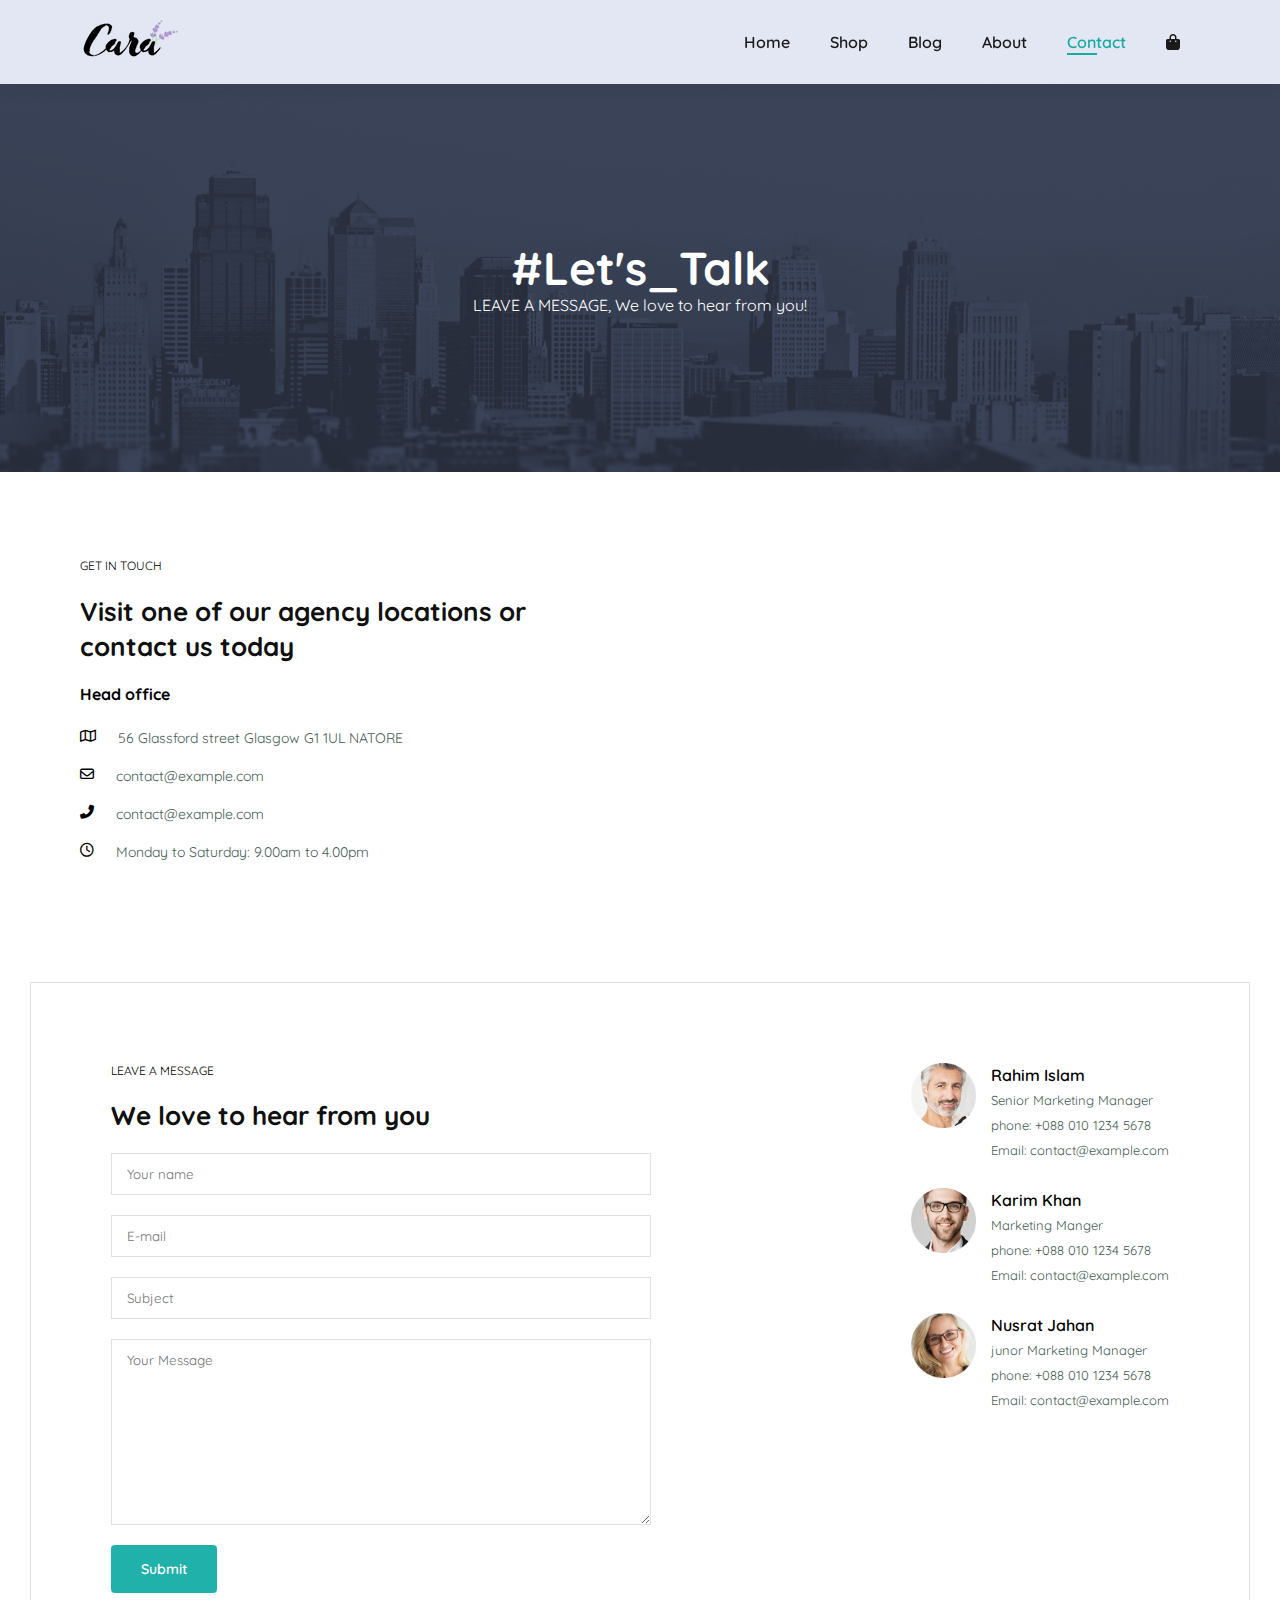
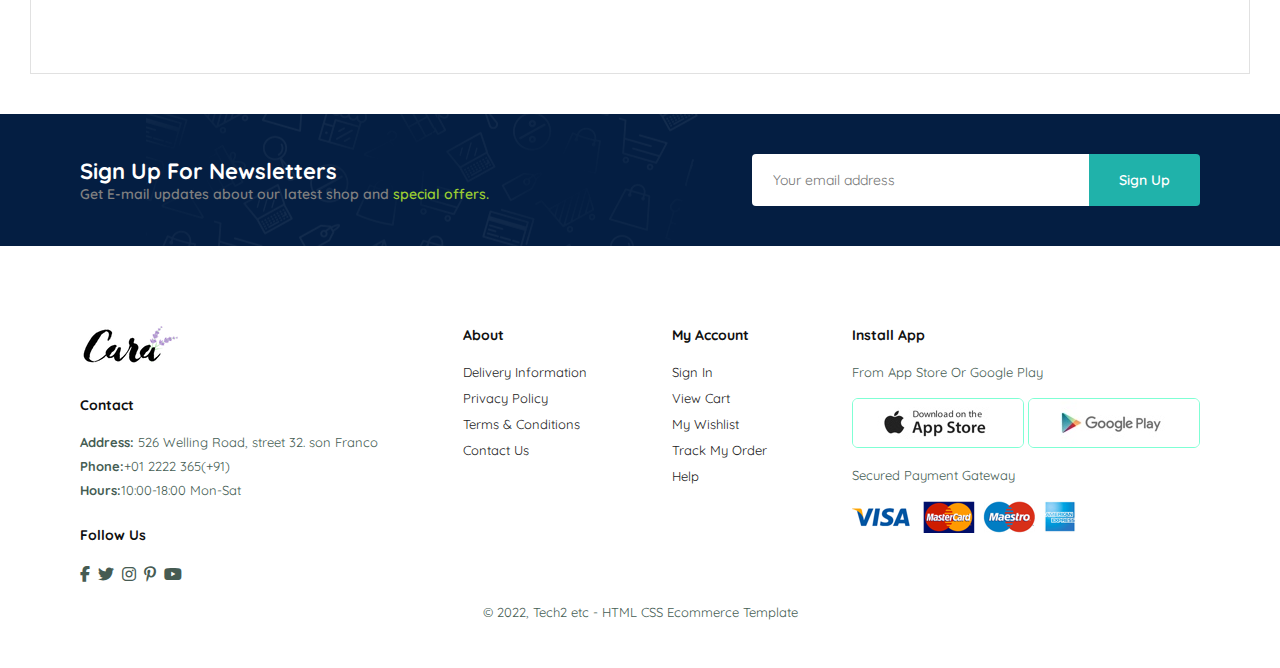
<file: contact.html>
<!DOCTYPE html>
<html lang="en">
  <head>
    <meta charset="UTF-8" />
    <meta http-equiv="X-UA-Compatible" content="IE=edge" />
    <meta name="viewport" content="width=device-width, initial-scale=1.0" />
    <title>Ecommerce Site</title>
    <link
      rel="stylesheet"
      href="https://cdnjs.cloudflare.com/ajax/libs/font-awesome/6.2.1/css/all.min.css"
    />
    <link rel="stylesheet" href="style.css" />
  </head>
  <body>
    <!-- header start-->
    <section id="header">
      <a href="#"><img src="img/logo.png" class="logo" alt="" /></a>
      <div>
        <ul id="navbar">
          <li><a href="index.html">Home</a></li>
          <li><a href="shop.html">Shop</a></li>
          <li><a href="blog.html">Blog</a></li>
          <li><a href="about.html">About</a></li>
          <li><a class="active" href="contact.html">Contact</a></li>
          <li>
            <a id="lg-bag" href="cart.html"
              ><i class="fa fa-bag-shopping"></i>
            </a>
          </li>
          <a href="#" id="close"><i class="fa fa-close"></i></a>
        </ul>
      </div>

      <div id="mobile">
        <a href="cart.html"><i class="fa fa-bag-shopping"></i> </a>
        <i id="bar" class="fas fa-outdent"></i>
      </div>
    </section>
    <!--header end-->

    <!--home start-->
    <section id="page-header" class="about-header">
      <h2>#Let's_Talk</h2>
      <p>LEAVE A MESSAGE, We love to hear from you!</p>
    </section>
    <!--home end-->
    <section id="contact-details" class="section-p1">
      <div class="details">
        <span>GET IN TOUCH</span>
        <h2>Visit one of our agency locations or contact us today</h2>
        <h3>Head office</h3>
        <div>
          <li>
            <i class="far fa-map"></i>
            <p>56 Glassford street Glasgow G1 1UL NATORE</p>
          </li>
          <li>
            <i class="far fa-envelope"></i>
            <p>contact@example.com</p>
          </li>
          <li>
            <i class="fas fa-phone-alt"></i>
            <p>contact@example.com</p>
          </li>
          <li>
            <i class="far fa-clock"></i>
            <p>Monday to Saturday: 9.00am to 4.00pm</p>
          </li>
        </div>
      </div>

      <div class="map">
        <iframe
          src="https://www.google.com/maps/embed?pb=!1m18!1m12!1m3!1d232444.9119107651!2d88.83785106161272!3d24.452459320393576!2m3!1f0!2f0!3f0!3m2!1i1024!2i768!4f13.1!3m3!1m2!1s0x39fc13cc8ebf4f07%3A0x8ff1733e8f8743ea!2sNatore%20Sadar%20Upazila!5e0!3m2!1sen!2sbd!4v1670731171996!5m2!1sen!2sbd"
          width="600"
          height="450"
          style="border: 0"
          allowfullscreen=""
          loading="lazy"
          referrerpolicy="no-referrer-when-downgrade"
        ></iframe>
      </div>
    </section>
    <section id="form-details">
      <form action="">
        <span>LEAVE A MESSAGE</span>
        <h2>We love to hear from you</h2>
        <input type="text" placeholder="Your name" />
        <input type="text" placeholder="E-mail" />
        <input type="text" placeholder="Subject" />
        <textarea
          name=""
          id=""
          cols="30"
          rows="10"
          placeholder="Your Message"
        ></textarea>
        <button class="normal">Submit</button>
      </form>

      <div class="people">
        <div>
          <img src="img/people/1.png" alt="" />
          <p>
            <span>Rahim Islam</span> Senior Marketing Manager <br />
            phone: +088 010 1234 5678 <br />
            Email: contact@example.com
          </p>
        </div>
        <div>
          <img src="img/people/2.png" alt="" />
          <p>
            <span>Karim Khan</span> Marketing Manger <br />
            phone: +088 010 1234 5678 <br />
            Email: contact@example.com
          </p>
        </div>
        <div>
          <img src="img/people/3.png" alt="" />
          <p>
            <span>Nusrat Jahan</span> junor Marketing Manager <br />
            phone: +088 010 1234 5678 <br />
            Email: contact@example.com
          </p>
        </div>
      </div>
    </section>
    <!--News latter start-->
    <section id="newsletter" class="section-p1 section-m1">
      <div class="newstext">
        <h4>Sign Up For Newsletters</h4>
        <p>
          Get E-mail updates about our latest shop and
          <span>special offers.</span>
        </p>
      </div>
      <div class="form">
        <input type="text" placeholder="Your email address" />
        <button class="normal">Sign Up</button>
      </div>
    </section>
    <!--News latter end-->
    <!--footer start-->
    <footer class="section-p1">
      <div class="col">
        <img class="logo" src="img/logo.png" alt="" />
        <h4>Contact</h4>
        <p><strong>Address:</strong> 526 Welling Road, street 32. son Franco</p>
        <p><strong>Phone:</strong>+01 2222 365(+91)</p>
        <p><strong>Hours:</strong>10:00-18:00 Mon-Sat</p>
        <div class="follow">
          <h4>Follow Us</h4>
          <div class="icon">
            <i class="fab fa-facebook-f"></i>
            <i class="fab fa-twitter"></i>
            <i class="fab fa-instagram"></i>
            <i class="fab fa-pinterest-p"></i>
            <i class="fab fa-youtube"></i>
          </div>
        </div>
      </div>

      <div class="col">
        <h4>About</h4>
        <a href="#">Delivery Information</a>
        <a href="#">Privacy Policy</a>
        <a href="#">Terms & Conditions</a>
        <a href="#">Contact Us</a>
      </div>
      <div class="col">
        <h4>My Account</h4>
        <a href="#">Sign In</a>
        <a href="#">View Cart</a>
        <a href="#">My Wishlist</a>
        <a href="#">Track My Order</a>
        <a href="#">Help</a>
      </div>

      <div class="col install">
        <h4>Install App</h4>
        <p>From App Store Or Google Play</p>
        <div class="row">
          <img src="img/pay/app.jpg" alt="" />
          <img src="img/pay/play.jpg" alt="" />
        </div>
        <p>Secured Payment Gateway</p>
        <img src="img/pay/pay.png" alt="" />
      </div>

      <div class="copyright">
        <p>&copy; 2022, Tech2 etc - HTML CSS Ecommerce Template</p>
      </div>
    </footer>
    <!--footer end-->

    <script src="script.js"></script>
  </body>
</html>
</file>
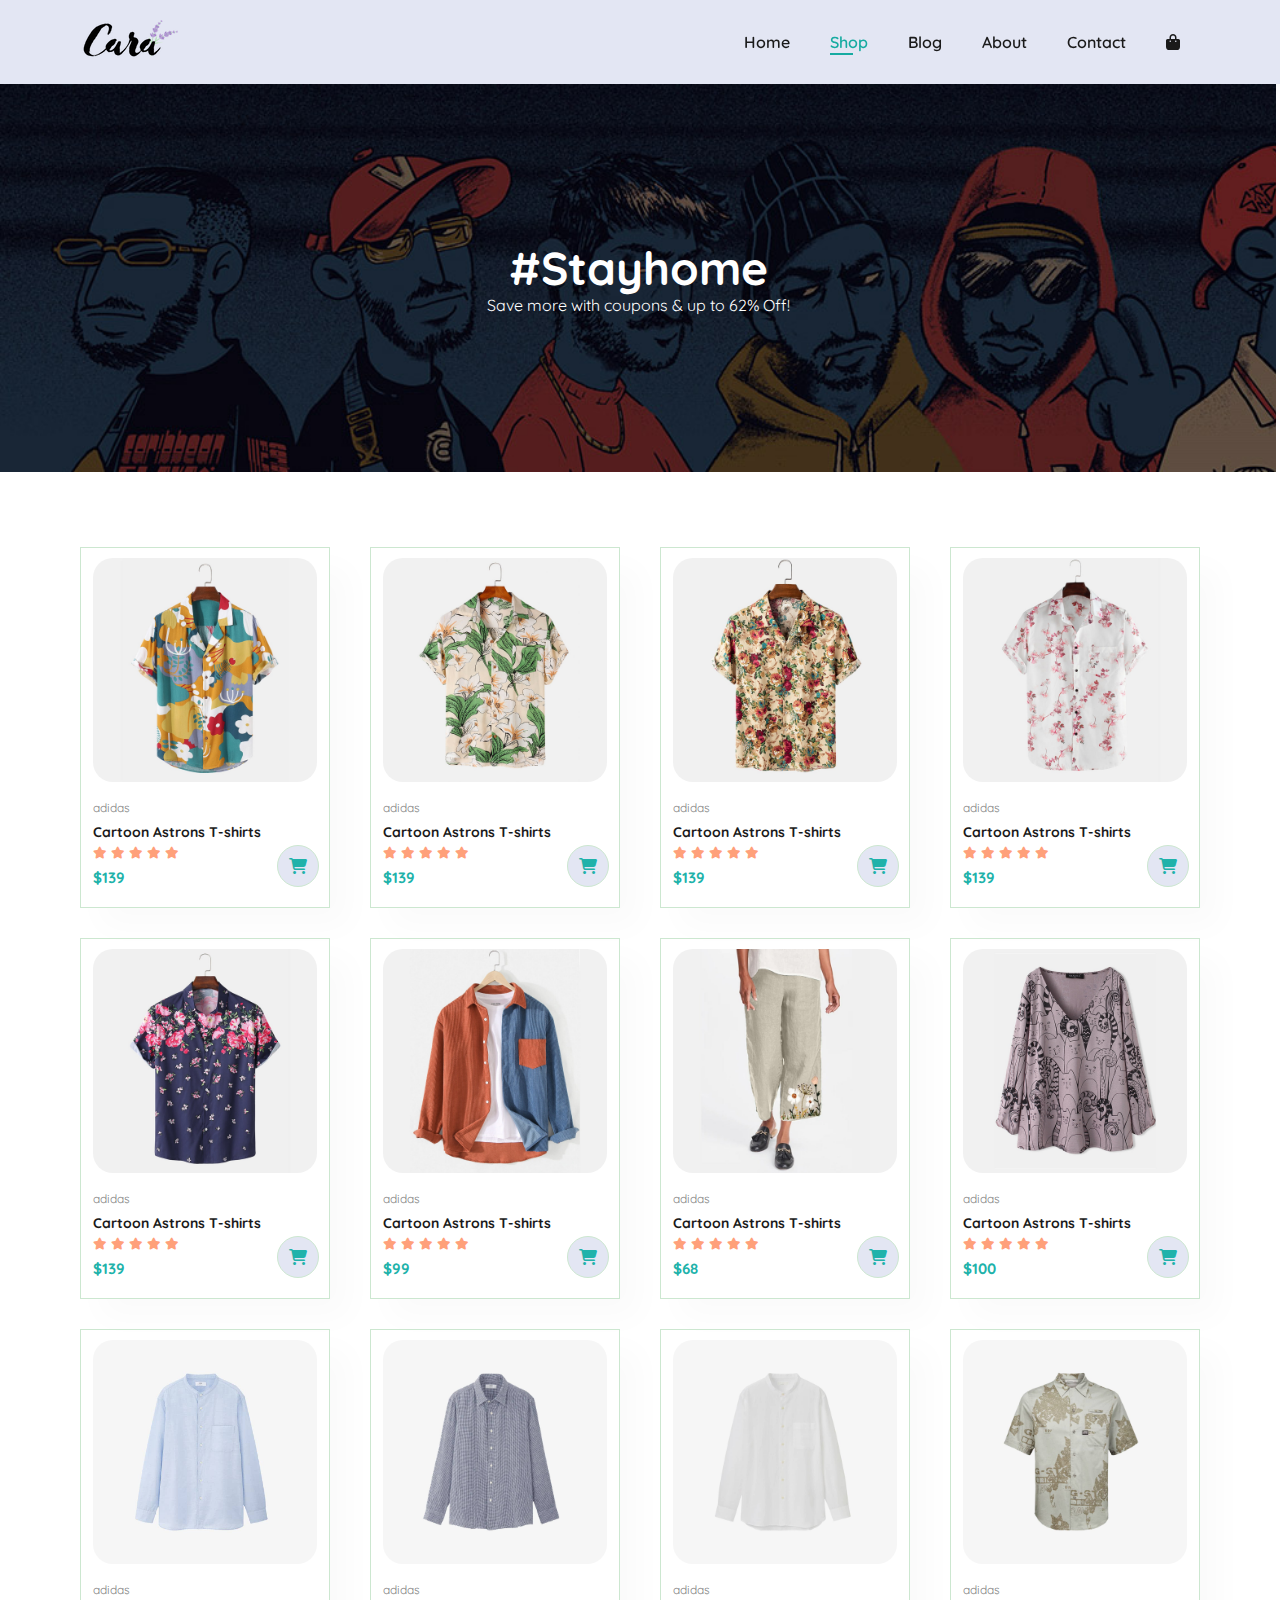
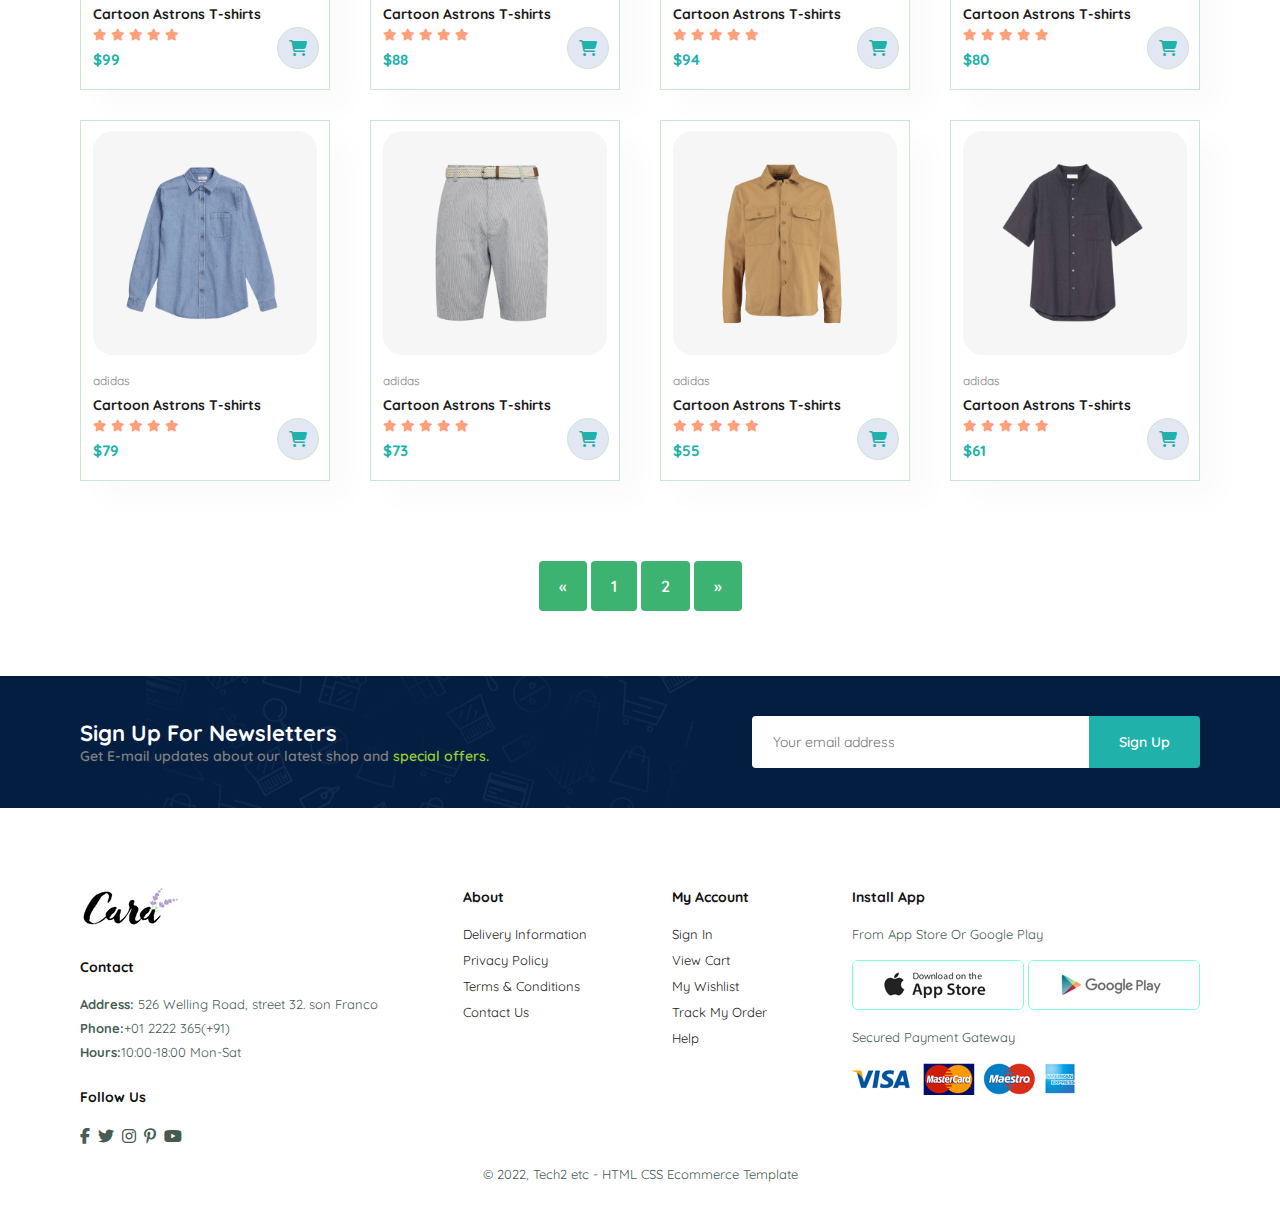
<file: shop.html>
<!DOCTYPE html>
<html lang="en">
  <head>
    <meta charset="UTF-8" />
    <meta http-equiv="X-UA-Compatible" content="IE=edge" />
    <meta name="viewport" content="width=device-width, initial-scale=1.0" />
    <title>Ecommerce Site</title>
    <link
      rel="stylesheet"
      href="https://cdnjs.cloudflare.com/ajax/libs/font-awesome/6.2.1/css/all.min.css"
    />
    <link rel="stylesheet" href="style.css" />
  </head>
  <body>
    <!-- header start-->
    <section id="header">
      <a href="#"><img src="img/logo.png" class="logo" alt="" /></a>
      <div>
        <ul id="navbar">
          <li><a href="index.html">Home</a></li>
          <li><a class="active" href="shop.html">Shop</a></li>
          <li><a href="blog.html">Blog</a></li>
          <li><a href="about.html">About</a></li>
          <li><a href="contact.html">Contact</a></li>
          <li>
            <a id="lg-bag" href="cart.html"
              ><i class="fa fa-bag-shopping"></i>
            </a>
          </li>
          <a href="#" id="close"><i class="fa fa-close"></i></a>
        </ul>
      </div>

      <div id="mobile">
        <a href="cart.html"><i class="fa fa-bag-shopping"></i> </a>
        <i id="bar" class="fas fa-outdent"></i>
      </div>
    </section>
    <!--header end-->

    <!--home start-->
    <section id="page-header">
      <h2>#Stayhome</h2>
      <p>Save more with coupons & up to 62% Off!</p>
    </section>
    <!--home end-->
    <!--feature product start-->
    <section id="product1" class="section-p1">
      <div class="pro-container">
        <div class="pro" onclick="window.location.href='singleproduct1.html'; ">
          <img src="img/products/f1.jpg" alt="" />
          <div class="des">
            <span>adidas</span>
            <h5>Cartoon Astrons T-shirts</h5>
            <div class="star">
              <i class="fas fa-star"></i>
              <i class="fas fa-star"></i>
              <i class="fas fa-star"></i>
              <i class="fas fa-star"></i>
              <i class="fas fa-star"></i>
            </div>
            <h4>$139</h4>
          </div>
          <a href="#"><i class="fa-solid fa-cart-shopping cart"></i></a>
        </div>
        <div class="pro" onclick="window.location.href='singleproduct2.html'; ">
          <img src="img/products/f2.jpg" alt="" />
          <div class="des">
            <span>adidas</span>
            <h5>Cartoon Astrons T-shirts</h5>
            <div class="star">
              <i class="fas fa-star"></i>
              <i class="fas fa-star"></i>
              <i class="fas fa-star"></i>
              <i class="fas fa-star"></i>
              <i class="fas fa-star"></i>
            </div>
            <h4>$139</h4>
          </div>
          <a href="#"><i class="fa-solid fa-cart-shopping cart"></i></a>
        </div>
        <div class="pro" onclick="window.location.href='singleproduct3.html'; ">
          <img src="img/products/f3.jpg" alt="" />
          <div class="des">
            <span>adidas</span>
            <h5>Cartoon Astrons T-shirts</h5>
            <div class="star">
              <i class="fas fa-star"></i>
              <i class="fas fa-star"></i>
              <i class="fas fa-star"></i>
              <i class="fas fa-star"></i>
              <i class="fas fa-star"></i>
            </div>
            <h4>$139</h4>
          </div>
          <a href="#"><i class="fa-solid fa-cart-shopping cart"></i></a>
        </div>
        <div class="pro" onclick="window.location.href='singleproduct4.html'; ">
          <img src="img/products/f4.jpg" alt="" />
          <div class="des">
            <span>adidas</span>
            <h5>Cartoon Astrons T-shirts</h5>
            <div class="star">
              <i class="fas fa-star"></i>
              <i class="fas fa-star"></i>
              <i class="fas fa-star"></i>
              <i class="fas fa-star"></i>
              <i class="fas fa-star"></i>
            </div>
            <h4>$139</h4>
          </div>
          <a href="#"><i class="fa-solid fa-cart-shopping cart"></i></a>
        </div>
        <div class="pro">
          <img src="img/products/f5.jpg" alt="" />
          <div class="des">
            <span>adidas</span>
            <h5>Cartoon Astrons T-shirts</h5>
            <div class="star">
              <i class="fas fa-star"></i>
              <i class="fas fa-star"></i>
              <i class="fas fa-star"></i>
              <i class="fas fa-star"></i>
              <i class="fas fa-star"></i>
            </div>
            <h4>$139</h4>
          </div>
          <a href="#"><i class="fa-solid fa-cart-shopping cart"></i></a>
        </div>
        <div class="pro">
          <img src="img/products/f6.jpg" alt="" />
          <div class="des">
            <span>adidas</span>
            <h5>Cartoon Astrons T-shirts</h5>
            <div class="star">
              <i class="fas fa-star"></i>
              <i class="fas fa-star"></i>
              <i class="fas fa-star"></i>
              <i class="fas fa-star"></i>
              <i class="fas fa-star"></i>
            </div>
            <h4>$99</h4>
          </div>
          <a href="#"><i class="fa-solid fa-cart-shopping cart"></i></a>
        </div>
        <div class="pro">
          <img src="img/products/f7.jpg" alt="" />
          <div class="des">
            <span>adidas</span>
            <h5>Cartoon Astrons T-shirts</h5>
            <div class="star">
              <i class="fas fa-star"></i>
              <i class="fas fa-star"></i>
              <i class="fas fa-star"></i>
              <i class="fas fa-star"></i>
              <i class="fas fa-star"></i>
            </div>
            <h4>$68</h4>
          </div>
          <a href="#"><i class="fa-solid fa-cart-shopping cart"></i></a>
        </div>
        <div class="pro">
          <img src="img/products/f8.jpg" alt="" />
          <div class="des">
            <span>adidas</span>
            <h5>Cartoon Astrons T-shirts</h5>
            <div class="star">
              <i class="fas fa-star"></i>
              <i class="fas fa-star"></i>
              <i class="fas fa-star"></i>
              <i class="fas fa-star"></i>
              <i class="fas fa-star"></i>
            </div>
            <h4>$100</h4>
          </div>
          <a href="#"><i class="fa-solid fa-cart-shopping cart"></i></a>
        </div>

        <div class="pro">
          <img src="img/products/n1.jpg" alt="" />
          <div class="des">
            <span>adidas</span>
            <h5>Cartoon Astrons T-shirts</h5>
            <div class="star">
              <i class="fas fa-star"></i>
              <i class="fas fa-star"></i>
              <i class="fas fa-star"></i>
              <i class="fas fa-star"></i>
              <i class="fas fa-star"></i>
            </div>
            <h4>$99</h4>
          </div>
          <a href="#"><i class="fa-solid fa-cart-shopping cart"></i></a>
        </div>
        <div class="pro">
          <img src="img/products/n2.jpg" alt="" />
          <div class="des">
            <span>adidas</span>
            <h5>Cartoon Astrons T-shirts</h5>
            <div class="star">
              <i class="fas fa-star"></i>
              <i class="fas fa-star"></i>
              <i class="fas fa-star"></i>
              <i class="fas fa-star"></i>
              <i class="fas fa-star"></i>
            </div>
            <h4>$88</h4>
          </div>
          <a href="#"><i class="fa-solid fa-cart-shopping cart"></i></a>
        </div>
        <div class="pro">
          <img src="img/products/n3.jpg" alt="" />
          <div class="des">
            <span>adidas</span>
            <h5>Cartoon Astrons T-shirts</h5>
            <div class="star">
              <i class="fas fa-star"></i>
              <i class="fas fa-star"></i>
              <i class="fas fa-star"></i>
              <i class="fas fa-star"></i>
              <i class="fas fa-star"></i>
            </div>
            <h4>$94</h4>
          </div>
          <a href="#"><i class="fa-solid fa-cart-shopping cart"></i></a>
        </div>
        <div class="pro">
          <img src="img/products/n4.jpg" alt="" />
          <div class="des">
            <span>adidas</span>
            <h5>Cartoon Astrons T-shirts</h5>
            <div class="star">
              <i class="fas fa-star"></i>
              <i class="fas fa-star"></i>
              <i class="fas fa-star"></i>
              <i class="fas fa-star"></i>
              <i class="fas fa-star"></i>
            </div>
            <h4>$80</h4>
          </div>
          <a href="#"><i class="fa-solid fa-cart-shopping cart"></i></a>
        </div>
        <div class="pro">
          <img src="img/products/n5.jpg" alt="" />
          <div class="des">
            <span>adidas</span>
            <h5>Cartoon Astrons T-shirts</h5>
            <div class="star">
              <i class="fas fa-star"></i>
              <i class="fas fa-star"></i>
              <i class="fas fa-star"></i>
              <i class="fas fa-star"></i>
              <i class="fas fa-star"></i>
            </div>
            <h4>$79</h4>
          </div>
          <a href="#"><i class="fa-solid fa-cart-shopping cart"></i></a>
        </div>
        <div class="pro">
          <img src="img/products/n6.jpg" alt="" />
          <div class="des">
            <span>adidas</span>
            <h5>Cartoon Astrons T-shirts</h5>
            <div class="star">
              <i class="fas fa-star"></i>
              <i class="fas fa-star"></i>
              <i class="fas fa-star"></i>
              <i class="fas fa-star"></i>
              <i class="fas fa-star"></i>
            </div>
            <h4>$73</h4>
          </div>
          <a href="#"><i class="fa-solid fa-cart-shopping cart"></i></a>
        </div>
        <div class="pro">
          <img src="img/products/n7.jpg" alt="" />
          <div class="des">
            <span>adidas</span>
            <h5>Cartoon Astrons T-shirts</h5>
            <div class="star">
              <i class="fas fa-star"></i>
              <i class="fas fa-star"></i>
              <i class="fas fa-star"></i>
              <i class="fas fa-star"></i>
              <i class="fas fa-star"></i>
            </div>
            <h4>$55</h4>
          </div>
          <a href="#"><i class="fa-solid fa-cart-shopping cart"></i></a>
        </div>
        <div class="pro">
          <img src="img/products/n8.jpg" alt="" />
          <div class="des">
            <span>adidas</span>
            <h5>Cartoon Astrons T-shirts</h5>
            <div class="star">
              <i class="fas fa-star"></i>
              <i class="fas fa-star"></i>
              <i class="fas fa-star"></i>
              <i class="fas fa-star"></i>
              <i class="fas fa-star"></i>
            </div>
            <h4>$61</h4>
          </div>
          <a href="#"><i class="fa-solid fa-cart-shopping cart"></i></a>
        </div>
      </div>
    </section>
    <!--feature product end-->
    <!--pagination start-->
    <section id="pagination" class="section-p1">
      <a href="#">&laquo;</a>
      <a href="#">1</a>
      <a href="#">2</a>
      <a href="#">&raquo;</a>
    </section>
    <!--pagination end-->
    <!--News latter start-->
    <section id="newsletter" class="section-p1 section-m1">
      <div class="newstext">
        <h4>Sign Up For Newsletters</h4>
        <p>
          Get E-mail updates about our latest shop and
          <span>special offers.</span>
        </p>
      </div>
      <div class="form">
        <input type="text" placeholder="Your email address" />
        <button class="normal">Sign Up</button>
      </div>
    </section>
    <!--News latter end-->
    <!--footer start-->
    <footer class="section-p1">
      <div class="col">
        <img class="logo" src="img/logo.png" alt="" />
        <h4>Contact</h4>
        <p><strong>Address:</strong> 526 Welling Road, street 32. son Franco</p>
        <p><strong>Phone:</strong>+01 2222 365(+91)</p>
        <p><strong>Hours:</strong>10:00-18:00 Mon-Sat</p>
        <div class="follow">
          <h4>Follow Us</h4>
          <div class="icon">
            <i class="fab fa-facebook-f"></i>
            <i class="fab fa-twitter"></i>
            <i class="fab fa-instagram"></i>
            <i class="fab fa-pinterest-p"></i>
            <i class="fab fa-youtube"></i>
          </div>
        </div>
      </div>

      <div class="col">
        <h4>About</h4>
        <a href="#">Delivery Information</a>
        <a href="#">Privacy Policy</a>
        <a href="#">Terms & Conditions</a>
        <a href="#">Contact Us</a>
      </div>
      <div class="col">
        <h4>My Account</h4>
        <a href="#">Sign In</a>
        <a href="#">View Cart</a>
        <a href="#">My Wishlist</a>
        <a href="#">Track My Order</a>
        <a href="#">Help</a>
      </div>

      <div class="col install">
        <h4>Install App</h4>
        <p>From App Store Or Google Play</p>
        <div class="row">
          <img src="img/pay/app.jpg" alt="" />
          <img src="img/pay/play.jpg" alt="" />
        </div>
        <p>Secured Payment Gateway</p>
        <img src="img/pay/pay.png" alt="" />
      </div>

      <div class="copyright">
        <p>&copy; 2022, Tech2 etc - HTML CSS Ecommerce Template</p>
      </div>
    </footer>
    <!--footer end-->

    <script src="script.js"></script>
  </body>
</html>
</file>
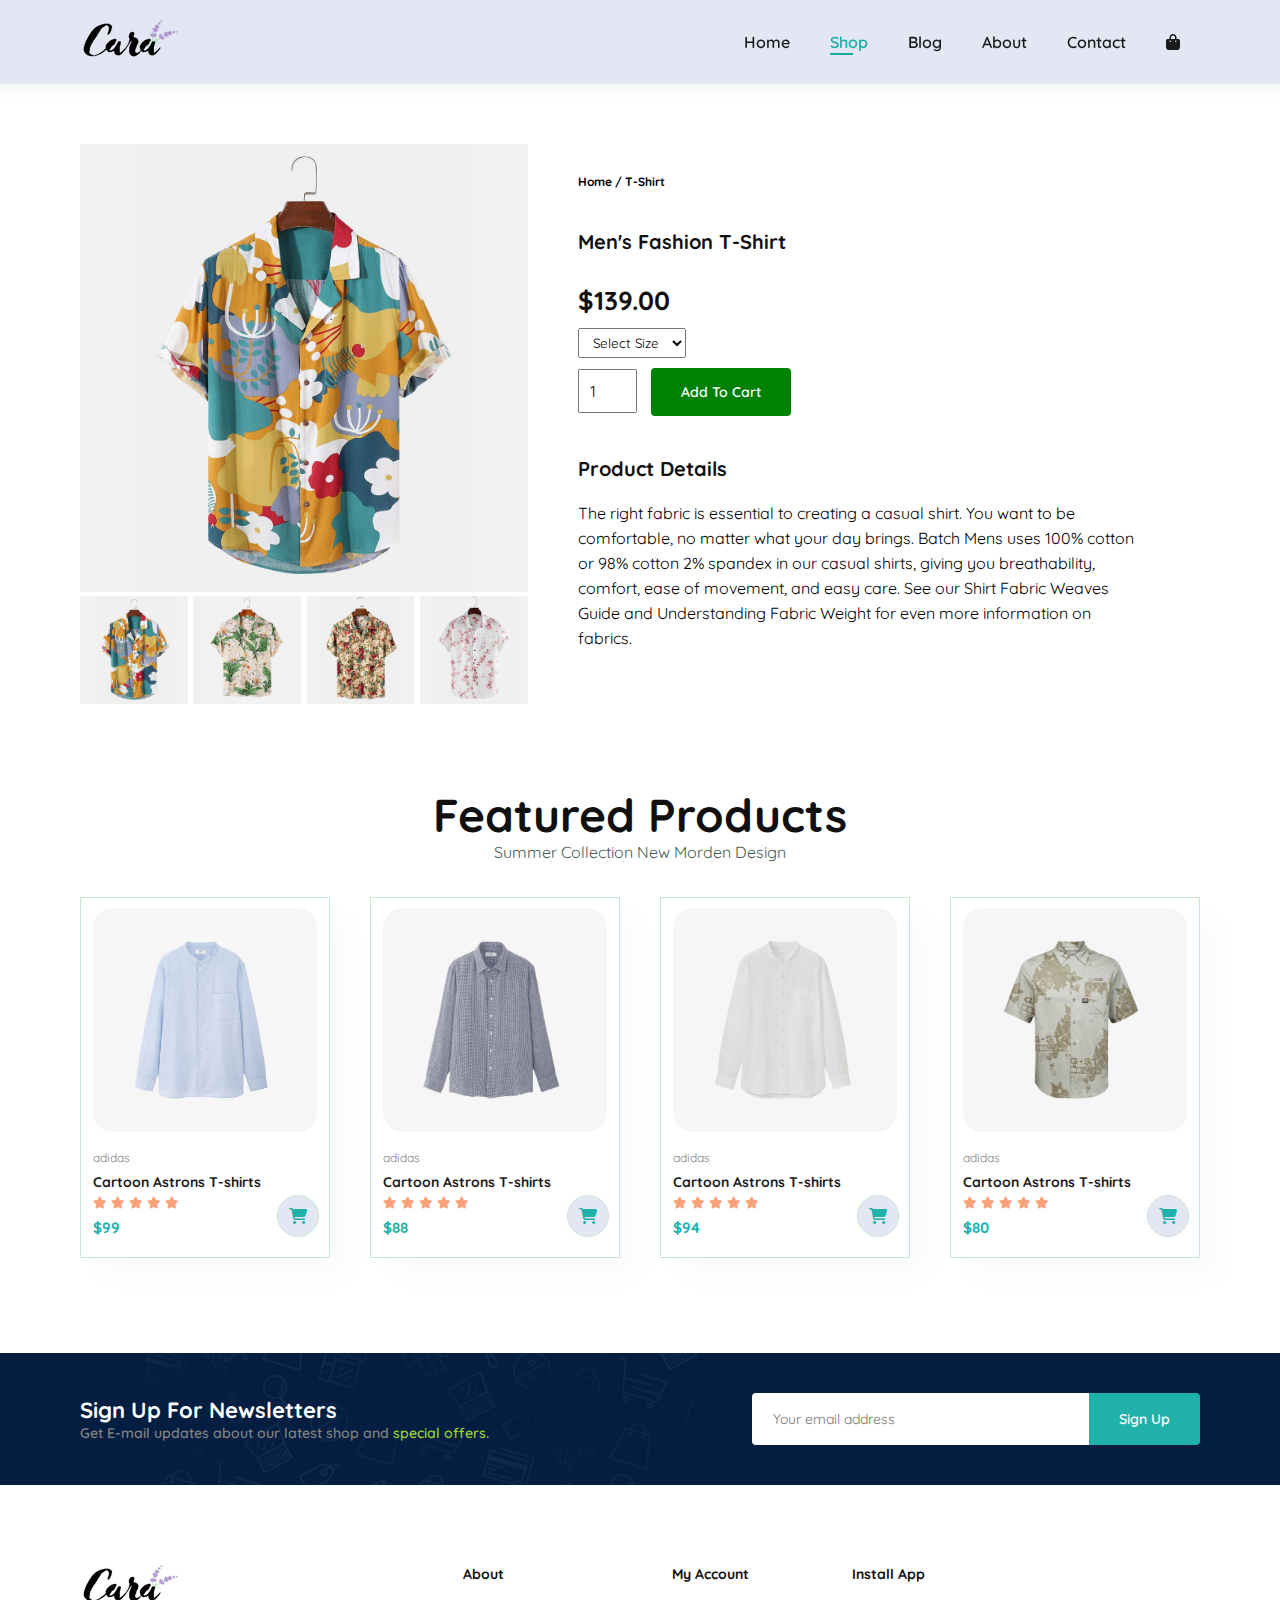
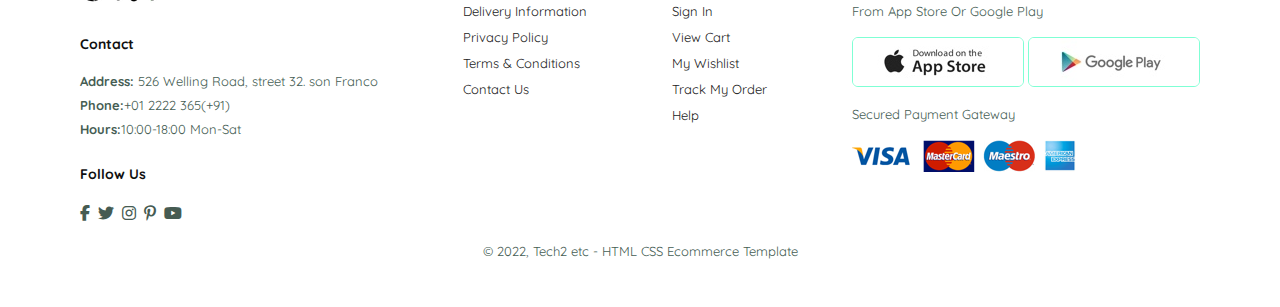
<file: singleproduct1.html>
<!DOCTYPE html>
<html lang="en">
  <head>
    <meta charset="UTF-8" />
    <meta http-equiv="X-UA-Compatible" content="IE=edge" />
    <meta name="viewport" content="width=device-width, initial-scale=1.0" />
    <title>Ecommerce Site</title>
    <link
      rel="stylesheet"
      href="https://cdnjs.cloudflare.com/ajax/libs/font-awesome/6.2.1/css/all.min.css"
    />
    <link rel="stylesheet" href="style.css" />
  </head>
  <body>
    <!-- header start-->
    <section id="header">
      <a href="#"><img src="img/logo.png" class="logo" alt="" /></a>
      <div>
        <ul id="navbar">
          <li><a href="index.html">Home</a></li>
          <li><a class="active" href="shop.html">Shop</a></li>
          <li><a href="blog.html">Blog</a></li>
          <li><a href="about.html">About</a></li>
          <li><a href="contact.html">Contact</a></li>
          <li>
            <a id="lg-bag" href="cart.html"
              ><i class="fa fa-bag-shopping"></i>
            </a>
          </li>
          <a href="#" id="close"><i class="fa fa-close"></i></a>
        </ul>
      </div>

      <div id="mobile">
        <a href="cart.html"><i class="fa fa-bag-shopping"></i> </a>
        <i id="bar" class="fas fa-outdent"></i>
      </div>
    </section>
    <!--header end-->
    <!--product details start-->
    <section id="prodetails" class="section-p1">
      <div class="single-pro-image">
        <img src="img/products/f1.jpg" width="100%" id="MainImg" alt="" />

        <div class="small-img-group">
          <div class="small-img-col">
            <img
              src="img/products/f1.jpg"
              width="100%"
              class="small-img"
              alt=""
            />
          </div>
          <div class="small-img-col">
            <img
              src="img/products/f2.jpg"
              width="100%"
              class="small-img"
              alt=""
            />
          </div>
          <div class="small-img-col">
            <img
              src="img/products/f3.jpg"
              width="100%"
              class="small-img"
              alt=""
            />
          </div>
          <div class="small-img-col">
            <img
              src="img/products/f4.jpg"
              width="100%"
              class="small-img"
              alt=""
            />
          </div>
        </div>
      </div>
      <div class="single-pro-details">
        <h6>Home / T-Shirt</h6>
        <h4>Men's Fashion T-Shirt</h4>
        <h2>$139.00</h2>
        <select>
          <option>Select Size</option>
          <option>XL</option>
          <option>XXL</option>
          <option>Small</option>
          <option>Large</option>
        </select>
        <input type="number" value="1" />
        <button class="normal">Add To Cart</button>
        <h4>Product Details</h4>
        <span>
          The right fabric is essential to creating a casual shirt. You want to
          be comfortable, no matter what your day brings. Batch Mens uses 100%
          cotton or 98% cotton 2% spandex in our casual shirts, giving you
          breathability, comfort, ease of movement, and easy care. See our Shirt
          Fabric Weaves Guide and Understanding Fabric Weight for even more
          information on fabrics.
        </span>
      </div>
    </section>
    <!--product details end-->
    <section id="product1" class="section-p1">
      <h2>Featured Products</h2>
      <p>Summer Collection New Morden Design</p>
      <div class="pro-container">
        <div class="pro">
          <img src="img/products/n1.jpg" alt="" />
          <div class="des">
            <span>adidas</span>
            <h5>Cartoon Astrons T-shirts</h5>
            <div class="star">
              <i class="fas fa-star"></i>
              <i class="fas fa-star"></i>
              <i class="fas fa-star"></i>
              <i class="fas fa-star"></i>
              <i class="fas fa-star"></i>
            </div>
            <h4>$99</h4>
          </div>
          <a href="#"><i class="fa-solid fa-cart-shopping cart"></i></a>
        </div>
        <div class="pro">
          <img src="img/products/n2.jpg" alt="" />
          <div class="des">
            <span>adidas</span>
            <h5>Cartoon Astrons T-shirts</h5>
            <div class="star">
              <i class="fas fa-star"></i>
              <i class="fas fa-star"></i>
              <i class="fas fa-star"></i>
              <i class="fas fa-star"></i>
              <i class="fas fa-star"></i>
            </div>
            <h4>$88</h4>
          </div>
          <a href="#"><i class="fa-solid fa-cart-shopping cart"></i></a>
        </div>
        <div class="pro">
          <img src="img/products/n3.jpg" alt="" />
          <div class="des">
            <span>adidas</span>
            <h5>Cartoon Astrons T-shirts</h5>
            <div class="star">
              <i class="fas fa-star"></i>
              <i class="fas fa-star"></i>
              <i class="fas fa-star"></i>
              <i class="fas fa-star"></i>
              <i class="fas fa-star"></i>
            </div>
            <h4>$94</h4>
          </div>
          <a href="#"><i class="fa-solid fa-cart-shopping cart"></i></a>
        </div>
        <div class="pro">
          <img src="img/products/n4.jpg" alt="" />
          <div class="des">
            <span>adidas</span>
            <h5>Cartoon Astrons T-shirts</h5>
            <div class="star">
              <i class="fas fa-star"></i>
              <i class="fas fa-star"></i>
              <i class="fas fa-star"></i>
              <i class="fas fa-star"></i>
              <i class="fas fa-star"></i>
            </div>
            <h4>$80</h4>
          </div>
          <a href="#"><i class="fa-solid fa-cart-shopping cart"></i></a>
        </div>
      </div>
    </section>

    <!--News latter start-->
    <section id="newsletter" class="section-p1 section-m1">
      <div class="newstext">
        <h4>Sign Up For Newsletters</h4>
        <p>
          Get E-mail updates about our latest shop and
          <span>special offers.</span>
        </p>
      </div>
      <div class="form">
        <input type="text" placeholder="Your email address" />
        <button class="normal">Sign Up</button>
      </div>
    </section>
    <!--News latter end-->
    <!--footer start-->
    <footer class="section-p1">
      <div class="col">
        <img class="logo" src="img/logo.png" alt="" />
        <h4>Contact</h4>
        <p><strong>Address:</strong> 526 Welling Road, street 32. son Franco</p>
        <p><strong>Phone:</strong>+01 2222 365(+91)</p>
        <p><strong>Hours:</strong>10:00-18:00 Mon-Sat</p>
        <div class="follow">
          <h4>Follow Us</h4>
          <div class="icon">
            <i class="fab fa-facebook-f"></i>
            <i class="fab fa-twitter"></i>
            <i class="fab fa-instagram"></i>
            <i class="fab fa-pinterest-p"></i>
            <i class="fab fa-youtube"></i>
          </div>
        </div>
      </div>

      <div class="col">
        <h4>About</h4>
        <a href="#">Delivery Information</a>
        <a href="#">Privacy Policy</a>
        <a href="#">Terms & Conditions</a>
        <a href="#">Contact Us</a>
      </div>
      <div class="col">
        <h4>My Account</h4>
        <a href="#">Sign In</a>
        <a href="#">View Cart</a>
        <a href="#">My Wishlist</a>
        <a href="#">Track My Order</a>
        <a href="#">Help</a>
      </div>

      <div class="col install">
        <h4>Install App</h4>
        <p>From App Store Or Google Play</p>
        <div class="row">
          <img src="img/pay/app.jpg" alt="" />
          <img src="img/pay/play.jpg" alt="" />
        </div>
        <p>Secured Payment Gateway</p>
        <img src="img/pay/pay.png" alt="" />
      </div>

      <div class="copyright">
        <p>&copy; 2022, Tech2 etc - HTML CSS Ecommerce Template</p>
      </div>
    </footer>
    <!--footer end-->

    <script src="script.js"></script>
  </body>
</html>
</file>
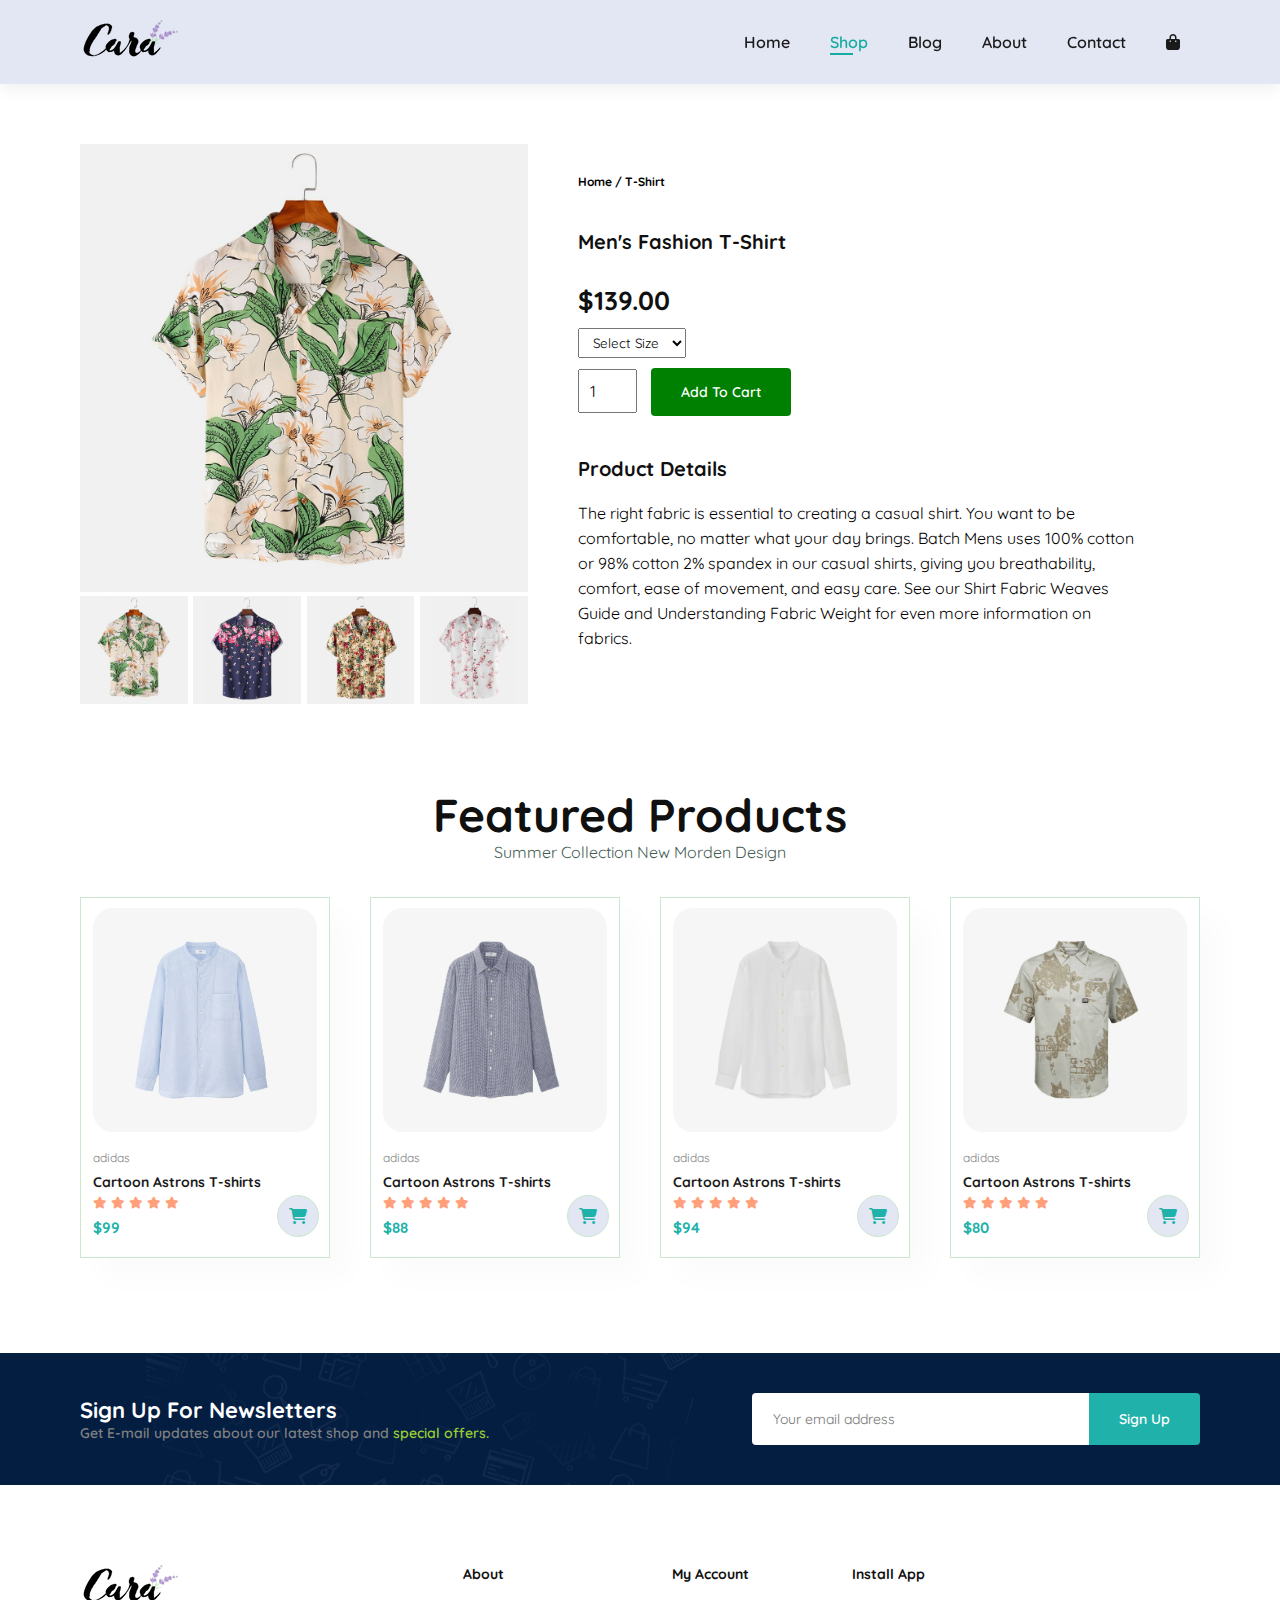
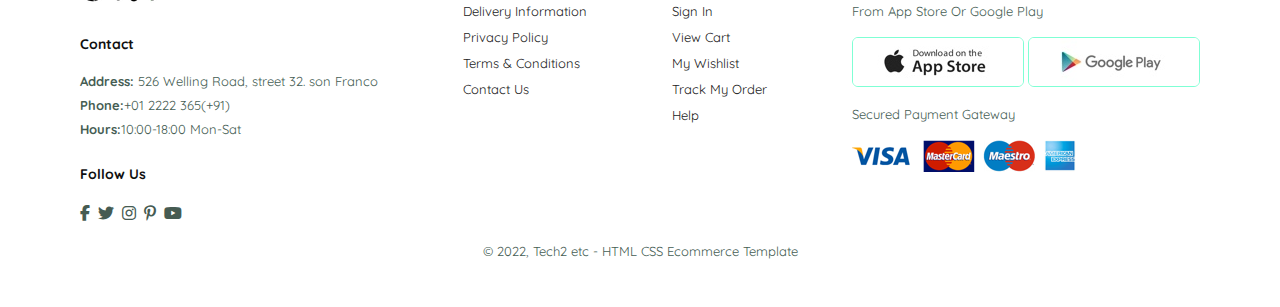
<file: singleproduct2.html>
<!DOCTYPE html>
<html lang="en">
  <head>
    <meta charset="UTF-8" />
    <meta http-equiv="X-UA-Compatible" content="IE=edge" />
    <meta name="viewport" content="width=device-width, initial-scale=1.0" />
    <title>Ecommerce Site</title>
    <link
      rel="stylesheet"
      href="https://cdnjs.cloudflare.com/ajax/libs/font-awesome/6.2.1/css/all.min.css"
    />
    <link rel="stylesheet" href="style.css" />
  </head>
  <body>
    <!-- header start-->
    <section id="header">
      <a href="#"><img src="img/logo.png" class="logo" alt="" /></a>
      <div>
        <ul id="navbar">
          <li><a href="index.html">Home</a></li>
          <li><a class="active" href="shop.html">Shop</a></li>
          <li><a href="blog.html">Blog</a></li>
          <li><a href="about.html">About</a></li>
          <li><a href="contact.html">Contact</a></li>
          <li>
            <a id="lg-bag" href="cart.html"
              ><i class="fa fa-bag-shopping"></i>
            </a>
          </li>
          <a href="#" id="close"><i class="fa fa-close"></i></a>
        </ul>
      </div>

      <div id="mobile">
        <a href="cart.html"><i class="fa fa-bag-shopping"></i> </a>
        <i id="bar" class="fas fa-outdent"></i>
      </div>
    </section>
    <!--header end-->
    <!--product details start-->
    <section id="prodetails" class="section-p1">
      <div class="single-pro-image">
        <img src="img/products/f2.jpg" width="100%" id="MainImg" alt="" />

        <div class="small-img-group">
          <div class="small-img-col">
            <img
              src="img/products/f2.jpg"
              width="100%"
              class="small-img"
              alt=""
            />
          </div>
          <div class="small-img-col">
            <img
              src="img/products/f5.jpg"
              width="100%"
              class="small-img"
              alt=""
            />
          </div>
          <div class="small-img-col">
            <img
              src="img/products/f3.jpg"
              width="100%"
              class="small-img"
              alt=""
            />
          </div>
          <div class="small-img-col">
            <img
              src="img/products/f4.jpg"
              width="100%"
              class="small-img"
              alt=""
            />
          </div>
        </div>
      </div>
      <div class="single-pro-details">
        <h6>Home / T-Shirt</h6>
        <h4>Men's Fashion T-Shirt</h4>
        <h2>$139.00</h2>
        <select>
          <option>Select Size</option>
          <option>XL</option>
          <option>XXL</option>
          <option>Small</option>
          <option>Large</option>
        </select>
        <input type="number" value="1" />
        <button class="normal">Add To Cart</button>
        <h4>Product Details</h4>
        <span>
          The right fabric is essential to creating a casual shirt. You want to
          be comfortable, no matter what your day brings. Batch Mens uses 100%
          cotton or 98% cotton 2% spandex in our casual shirts, giving you
          breathability, comfort, ease of movement, and easy care. See our Shirt
          Fabric Weaves Guide and Understanding Fabric Weight for even more
          information on fabrics.
        </span>
      </div>
    </section>
    <!--product details end-->
    <section id="product1" class="section-p1">
      <h2>Featured Products</h2>
      <p>Summer Collection New Morden Design</p>
      <div class="pro-container">
        <div class="pro">
          <img src="img/products/n1.jpg" alt="" />
          <div class="des">
            <span>adidas</span>
            <h5>Cartoon Astrons T-shirts</h5>
            <div class="star">
              <i class="fas fa-star"></i>
              <i class="fas fa-star"></i>
              <i class="fas fa-star"></i>
              <i class="fas fa-star"></i>
              <i class="fas fa-star"></i>
            </div>
            <h4>$99</h4>
          </div>
          <a href="#"><i class="fa-solid fa-cart-shopping cart"></i></a>
        </div>
        <div class="pro">
          <img src="img/products/n2.jpg" alt="" />
          <div class="des">
            <span>adidas</span>
            <h5>Cartoon Astrons T-shirts</h5>
            <div class="star">
              <i class="fas fa-star"></i>
              <i class="fas fa-star"></i>
              <i class="fas fa-star"></i>
              <i class="fas fa-star"></i>
              <i class="fas fa-star"></i>
            </div>
            <h4>$88</h4>
          </div>
          <a href="#"><i class="fa-solid fa-cart-shopping cart"></i></a>
        </div>
        <div class="pro">
          <img src="img/products/n3.jpg" alt="" />
          <div class="des">
            <span>adidas</span>
            <h5>Cartoon Astrons T-shirts</h5>
            <div class="star">
              <i class="fas fa-star"></i>
              <i class="fas fa-star"></i>
              <i class="fas fa-star"></i>
              <i class="fas fa-star"></i>
              <i class="fas fa-star"></i>
            </div>
            <h4>$94</h4>
          </div>
          <a href="#"><i class="fa-solid fa-cart-shopping cart"></i></a>
        </div>
        <div class="pro">
          <img src="img/products/n4.jpg" alt="" />
          <div class="des">
            <span>adidas</span>
            <h5>Cartoon Astrons T-shirts</h5>
            <div class="star">
              <i class="fas fa-star"></i>
              <i class="fas fa-star"></i>
              <i class="fas fa-star"></i>
              <i class="fas fa-star"></i>
              <i class="fas fa-star"></i>
            </div>
            <h4>$80</h4>
          </div>
          <a href="#"><i class="fa-solid fa-cart-shopping cart"></i></a>
        </div>
      </div>
    </section>

    <!--News latter start-->
    <section id="newsletter" class="section-p1 section-m1">
      <div class="newstext">
        <h4>Sign Up For Newsletters</h4>
        <p>
          Get E-mail updates about our latest shop and
          <span>special offers.</span>
        </p>
      </div>
      <div class="form">
        <input type="text" placeholder="Your email address" />
        <button class="normal">Sign Up</button>
      </div>
    </section>
    <!--News latter end-->
    <!--footer start-->
    <footer class="section-p1">
      <div class="col">
        <img class="logo" src="img/logo.png" alt="" />
        <h4>Contact</h4>
        <p><strong>Address:</strong> 526 Welling Road, street 32. son Franco</p>
        <p><strong>Phone:</strong>+01 2222 365(+91)</p>
        <p><strong>Hours:</strong>10:00-18:00 Mon-Sat</p>
        <div class="follow">
          <h4>Follow Us</h4>
          <div class="icon">
            <i class="fab fa-facebook-f"></i>
            <i class="fab fa-twitter"></i>
            <i class="fab fa-instagram"></i>
            <i class="fab fa-pinterest-p"></i>
            <i class="fab fa-youtube"></i>
          </div>
        </div>
      </div>

      <div class="col">
        <h4>About</h4>
        <a href="#">Delivery Information</a>
        <a href="#">Privacy Policy</a>
        <a href="#">Terms & Conditions</a>
        <a href="#">Contact Us</a>
      </div>
      <div class="col">
        <h4>My Account</h4>
        <a href="#">Sign In</a>
        <a href="#">View Cart</a>
        <a href="#">My Wishlist</a>
        <a href="#">Track My Order</a>
        <a href="#">Help</a>
      </div>

      <div class="col install">
        <h4>Install App</h4>
        <p>From App Store Or Google Play</p>
        <div class="row">
          <img src="img/pay/app.jpg" alt="" />
          <img src="img/pay/play.jpg" alt="" />
        </div>
        <p>Secured Payment Gateway</p>
        <img src="img/pay/pay.png" alt="" />
      </div>

      <div class="copyright">
        <p>&copy; 2022, Tech2 etc - HTML CSS Ecommerce Template</p>
      </div>
    </footer>
    <!--footer end-->

    <script src="script.js"></script>
  </body>
</html>
</file>
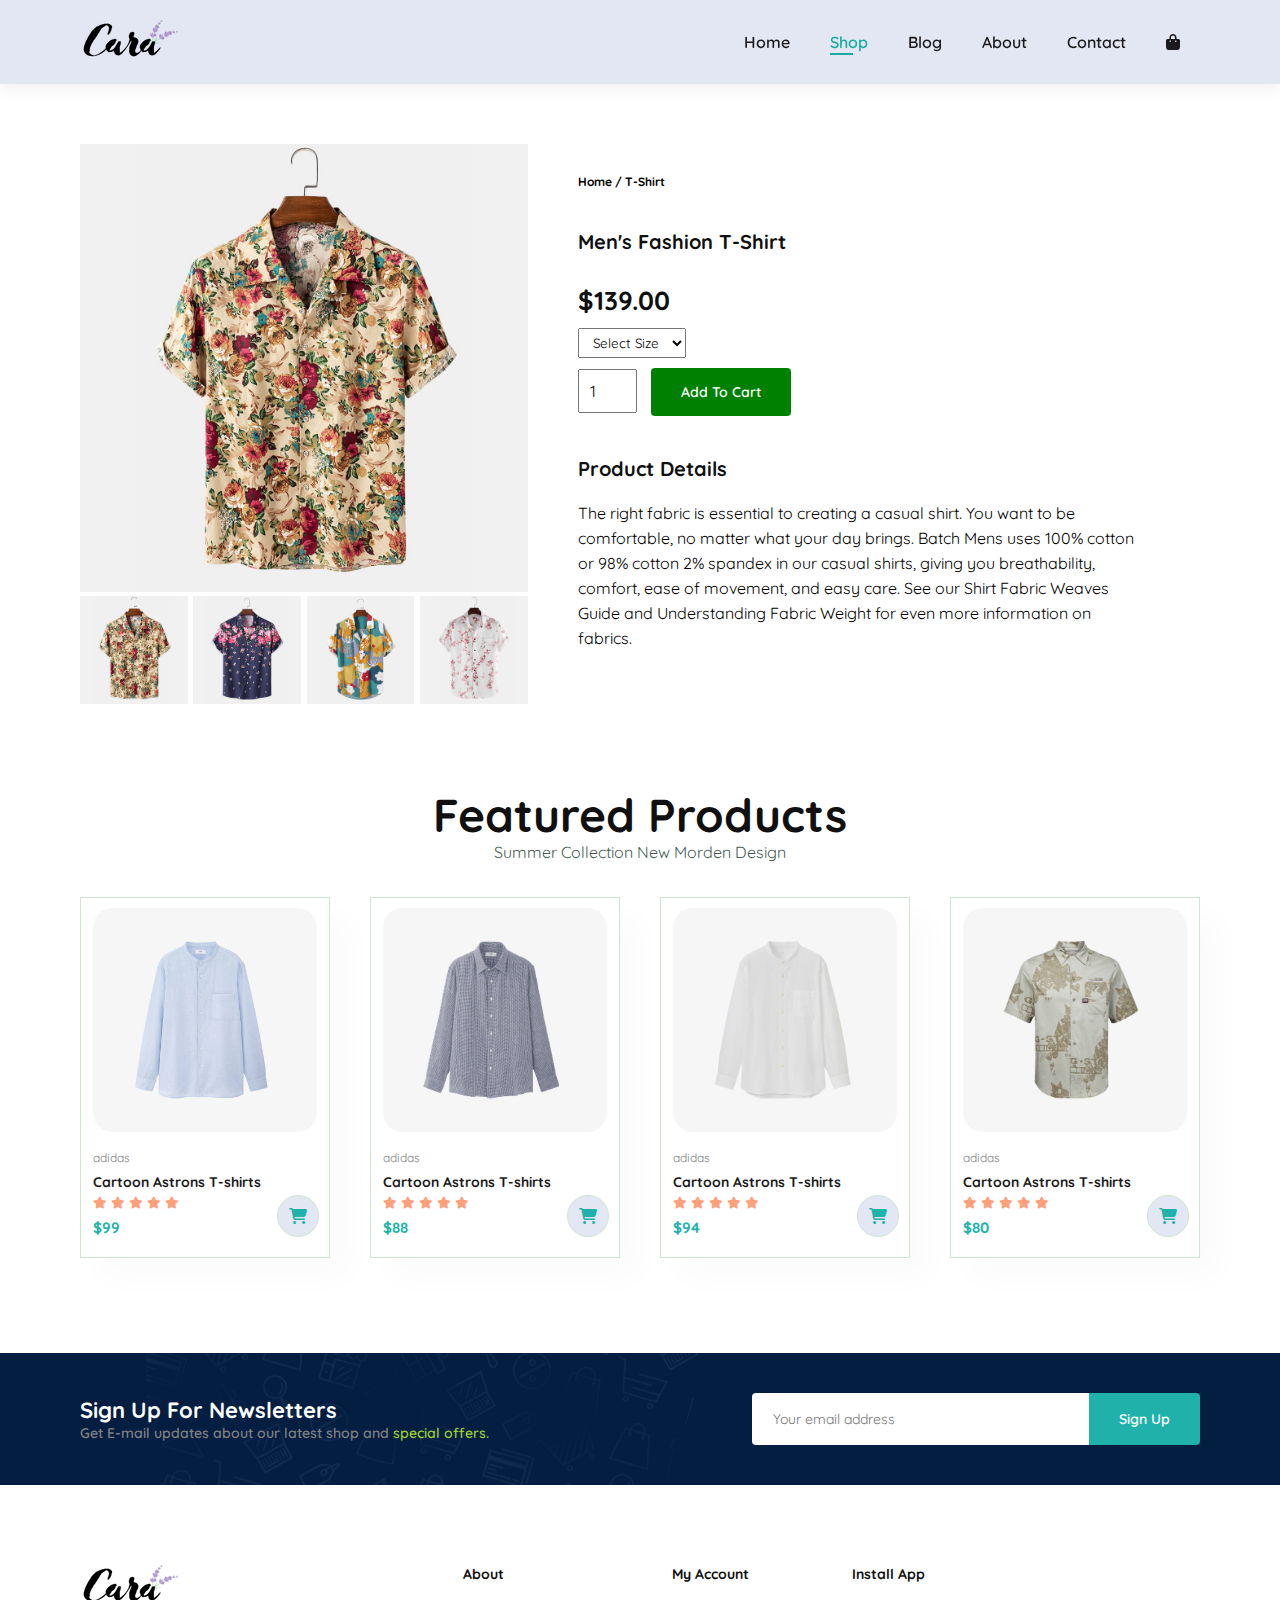
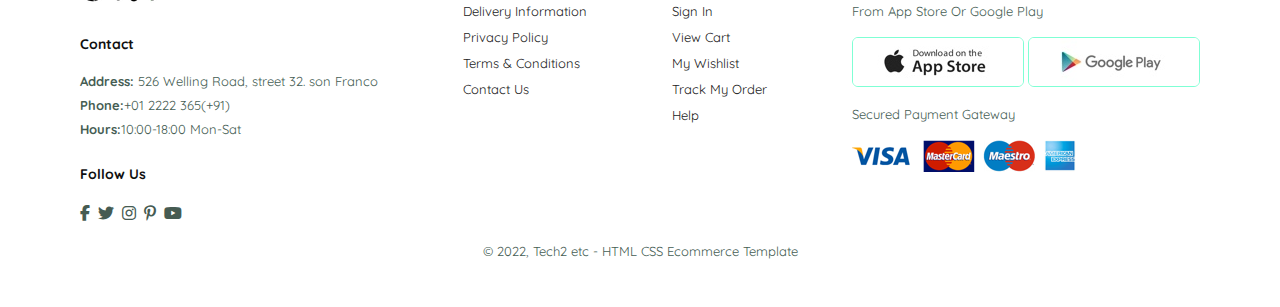
<file: singleproduct3.html>
<!DOCTYPE html>
<html lang="en">
  <head>
    <meta charset="UTF-8" />
    <meta http-equiv="X-UA-Compatible" content="IE=edge" />
    <meta name="viewport" content="width=device-width, initial-scale=1.0" />
    <title>Ecommerce Site</title>
    <link
      rel="stylesheet"
      href="https://cdnjs.cloudflare.com/ajax/libs/font-awesome/6.2.1/css/all.min.css"
    />
    <link rel="stylesheet" href="style.css" />
  </head>
  <body>
    <!-- header start-->
    <section id="header">
      <a href="#"><img src="img/logo.png" class="logo" alt="" /></a>
      <div>
        <ul id="navbar">
          <li><a href="index.html">Home</a></li>
          <li><a class="active" href="shop.html">Shop</a></li>
          <li><a href="blog.html">Blog</a></li>
          <li><a href="about.html">About</a></li>
          <li><a href="contact.html">Contact</a></li>
          <li>
            <a id="lg-bag" href="cart.html"
              ><i class="fa fa-bag-shopping"></i>
            </a>
          </li>
          <a href="#" id="close"><i class="fa fa-close"></i></a>
        </ul>
      </div>

      <div id="mobile">
        <a href="cart.html"><i class="fa fa-bag-shopping"></i> </a>
        <i id="bar" class="fas fa-outdent"></i>
      </div>
    </section>
    <!--header end-->
    <!--product details start-->
    <section id="prodetails" class="section-p1">
      <div class="single-pro-image">
        <img src="img/products/f3.jpg" width="100%" id="MainImg" alt="" />

        <div class="small-img-group">
          <div class="small-img-col">
            <img
              src="img/products/f3.jpg"
              width="100%"
              class="small-img"
              alt=""
            />
          </div>
          <div class="small-img-col">
            <img
              src="img/products/f5.jpg"
              width="100%"
              class="small-img"
              alt=""
            />
          </div>
          <div class="small-img-col">
            <img
              src="img/products/f1.jpg"
              width="100%"
              class="small-img"
              alt=""
            />
          </div>
          <div class="small-img-col">
            <img
              src="img/products/f4.jpg"
              width="100%"
              class="small-img"
              alt=""
            />
          </div>
        </div>
      </div>
      <div class="single-pro-details">
        <h6>Home / T-Shirt</h6>
        <h4>Men's Fashion T-Shirt</h4>
        <h2>$139.00</h2>
        <select>
          <option>Select Size</option>
          <option>XL</option>
          <option>XXL</option>
          <option>Small</option>
          <option>Large</option>
        </select>
        <input type="number" value="1" />
        <button class="normal">Add To Cart</button>
        <h4>Product Details</h4>
        <span>
          The right fabric is essential to creating a casual shirt. You want to
          be comfortable, no matter what your day brings. Batch Mens uses 100%
          cotton or 98% cotton 2% spandex in our casual shirts, giving you
          breathability, comfort, ease of movement, and easy care. See our Shirt
          Fabric Weaves Guide and Understanding Fabric Weight for even more
          information on fabrics.
        </span>
      </div>
    </section>
    <!--product details end-->
    <section id="product1" class="section-p1">
      <h2>Featured Products</h2>
      <p>Summer Collection New Morden Design</p>
      <div class="pro-container">
        <div class="pro">
          <img src="img/products/n1.jpg" alt="" />
          <div class="des">
            <span>adidas</span>
            <h5>Cartoon Astrons T-shirts</h5>
            <div class="star">
              <i class="fas fa-star"></i>
              <i class="fas fa-star"></i>
              <i class="fas fa-star"></i>
              <i class="fas fa-star"></i>
              <i class="fas fa-star"></i>
            </div>
            <h4>$99</h4>
          </div>
          <a href="#"><i class="fa-solid fa-cart-shopping cart"></i></a>
        </div>
        <div class="pro">
          <img src="img/products/n2.jpg" alt="" />
          <div class="des">
            <span>adidas</span>
            <h5>Cartoon Astrons T-shirts</h5>
            <div class="star">
              <i class="fas fa-star"></i>
              <i class="fas fa-star"></i>
              <i class="fas fa-star"></i>
              <i class="fas fa-star"></i>
              <i class="fas fa-star"></i>
            </div>
            <h4>$88</h4>
          </div>
          <a href="#"><i class="fa-solid fa-cart-shopping cart"></i></a>
        </div>
        <div class="pro">
          <img src="img/products/n3.jpg" alt="" />
          <div class="des">
            <span>adidas</span>
            <h5>Cartoon Astrons T-shirts</h5>
            <div class="star">
              <i class="fas fa-star"></i>
              <i class="fas fa-star"></i>
              <i class="fas fa-star"></i>
              <i class="fas fa-star"></i>
              <i class="fas fa-star"></i>
            </div>
            <h4>$94</h4>
          </div>
          <a href="#"><i class="fa-solid fa-cart-shopping cart"></i></a>
        </div>
        <div class="pro">
          <img src="img/products/n4.jpg" alt="" />
          <div class="des">
            <span>adidas</span>
            <h5>Cartoon Astrons T-shirts</h5>
            <div class="star">
              <i class="fas fa-star"></i>
              <i class="fas fa-star"></i>
              <i class="fas fa-star"></i>
              <i class="fas fa-star"></i>
              <i class="fas fa-star"></i>
            </div>
            <h4>$80</h4>
          </div>
          <a href="#"><i class="fa-solid fa-cart-shopping cart"></i></a>
        </div>
      </div>
    </section>

    <!--News latter start-->
    <section id="newsletter" class="section-p1 section-m1">
      <div class="newstext">
        <h4>Sign Up For Newsletters</h4>
        <p>
          Get E-mail updates about our latest shop and
          <span>special offers.</span>
        </p>
      </div>
      <div class="form">
        <input type="text" placeholder="Your email address" />
        <button class="normal">Sign Up</button>
      </div>
    </section>
    <!--News latter end-->
    <!--footer start-->
    <footer class="section-p1">
      <div class="col">
        <img class="logo" src="img/logo.png" alt="" />
        <h4>Contact</h4>
        <p><strong>Address:</strong> 526 Welling Road, street 32. son Franco</p>
        <p><strong>Phone:</strong>+01 2222 365(+91)</p>
        <p><strong>Hours:</strong>10:00-18:00 Mon-Sat</p>
        <div class="follow">
          <h4>Follow Us</h4>
          <div class="icon">
            <i class="fab fa-facebook-f"></i>
            <i class="fab fa-twitter"></i>
            <i class="fab fa-instagram"></i>
            <i class="fab fa-pinterest-p"></i>
            <i class="fab fa-youtube"></i>
          </div>
        </div>
      </div>

      <div class="col">
        <h4>About</h4>
        <a href="#">Delivery Information</a>
        <a href="#">Privacy Policy</a>
        <a href="#">Terms & Conditions</a>
        <a href="#">Contact Us</a>
      </div>
      <div class="col">
        <h4>My Account</h4>
        <a href="#">Sign In</a>
        <a href="#">View Cart</a>
        <a href="#">My Wishlist</a>
        <a href="#">Track My Order</a>
        <a href="#">Help</a>
      </div>

      <div class="col install">
        <h4>Install App</h4>
        <p>From App Store Or Google Play</p>
        <div class="row">
          <img src="img/pay/app.jpg" alt="" />
          <img src="img/pay/play.jpg" alt="" />
        </div>
        <p>Secured Payment Gateway</p>
        <img src="img/pay/pay.png" alt="" />
      </div>

      <div class="copyright">
        <p>&copy; 2022, Tech2 etc - HTML CSS Ecommerce Template</p>
      </div>
    </footer>
    <!--footer end-->

    <script src="script.js"></script>
  </body>
</html>
</file>
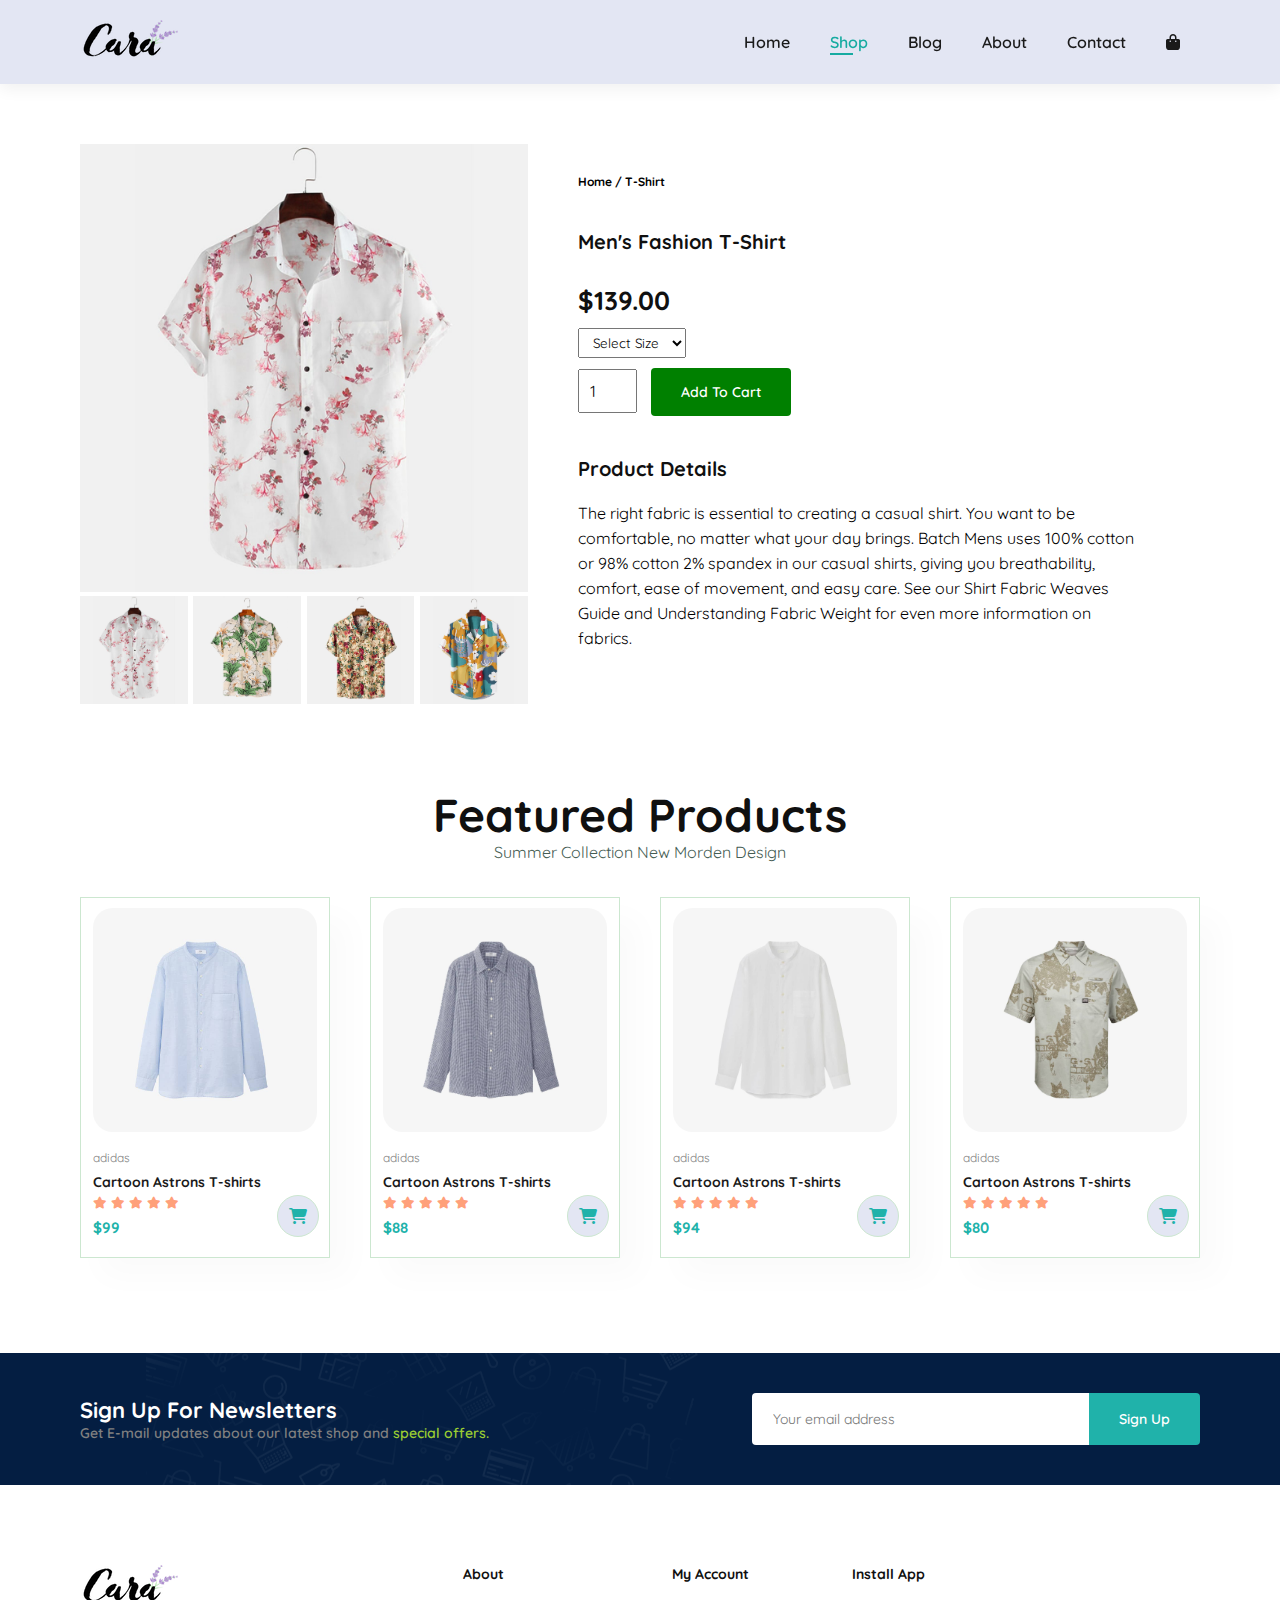
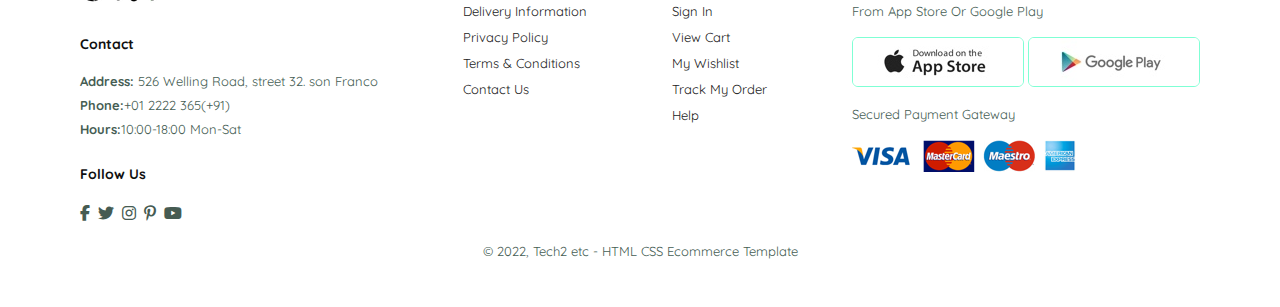
<file: singleproduct4.html>
<!DOCTYPE html>
<html lang="en">
  <head>
    <meta charset="UTF-8" />
    <meta http-equiv="X-UA-Compatible" content="IE=edge" />
    <meta name="viewport" content="width=device-width, initial-scale=1.0" />
    <title>Ecommerce Site</title>
    <link
      rel="stylesheet"
      href="https://cdnjs.cloudflare.com/ajax/libs/font-awesome/6.2.1/css/all.min.css"
    />
    <link rel="stylesheet" href="style.css" />
  </head>
  <body>
    <!-- header start-->
    <section id="header">
      <a href="#"><img src="img/logo.png" class="logo" alt="" /></a>
      <div>
        <ul id="navbar">
          <li><a href="index.html">Home</a></li>
          <li><a class="active" href="shop.html">Shop</a></li>
          <li><a href="blog.html">Blog</a></li>
          <li><a href="about.html">About</a></li>
          <li><a href="contact.html">Contact</a></li>
          <li>
            <a id="lg-bag" href="cart.html"
              ><i class="fa fa-bag-shopping"></i>
            </a>
          </li>
          <a href="#" id="close"><i class="fa fa-close"></i></a>
        </ul>
      </div>

      <div id="mobile">
        <a href="cart.html"><i class="fa fa-bag-shopping"></i> </a>
        <i id="bar" class="fas fa-outdent"></i>
      </div>
    </section>
    <!--header end-->
    <!--product details start-->
    <section id="prodetails" class="section-p1">
      <div class="single-pro-image">
        <img src="img/products/f4.jpg" width="100%" id="MainImg" alt="" />

        <div class="small-img-group">
          <div class="small-img-col">
            <img
              src="img/products/f4.jpg"
              width="100%"
              class="small-img"
              alt=""
            />
          </div>
          <div class="small-img-col">
            <img
              src="img/products/f2.jpg"
              width="100%"
              class="small-img"
              alt=""
            />
          </div>
          <div class="small-img-col">
            <img
              src="img/products/f3.jpg"
              width="100%"
              class="small-img"
              alt=""
            />
          </div>
          <div class="small-img-col">
            <img
              src="img/products/f1.jpg"
              width="100%"
              class="small-img"
              alt=""
            />
          </div>
        </div>
      </div>
      <div class="single-pro-details">
        <h6>Home / T-Shirt</h6>
        <h4>Men's Fashion T-Shirt</h4>
        <h2>$139.00</h2>
        <select>
          <option>Select Size</option>
          <option>XL</option>
          <option>XXL</option>
          <option>Small</option>
          <option>Large</option>
        </select>
        <input type="number" value="1" />
        <button class="normal">Add To Cart</button>
        <h4>Product Details</h4>
        <span>
          The right fabric is essential to creating a casual shirt. You want to
          be comfortable, no matter what your day brings. Batch Mens uses 100%
          cotton or 98% cotton 2% spandex in our casual shirts, giving you
          breathability, comfort, ease of movement, and easy care. See our Shirt
          Fabric Weaves Guide and Understanding Fabric Weight for even more
          information on fabrics.
        </span>
      </div>
    </section>
    <!--product details end-->
    <section id="product1" class="section-p1">
      <h2>Featured Products</h2>
      <p>Summer Collection New Morden Design</p>
      <div class="pro-container">
        <div class="pro">
          <img src="img/products/n1.jpg" alt="" />
          <div class="des">
            <span>adidas</span>
            <h5>Cartoon Astrons T-shirts</h5>
            <div class="star">
              <i class="fas fa-star"></i>
              <i class="fas fa-star"></i>
              <i class="fas fa-star"></i>
              <i class="fas fa-star"></i>
              <i class="fas fa-star"></i>
            </div>
            <h4>$99</h4>
          </div>
          <a href="#"><i class="fa-solid fa-cart-shopping cart"></i></a>
        </div>
        <div class="pro">
          <img src="img/products/n2.jpg" alt="" />
          <div class="des">
            <span>adidas</span>
            <h5>Cartoon Astrons T-shirts</h5>
            <div class="star">
              <i class="fas fa-star"></i>
              <i class="fas fa-star"></i>
              <i class="fas fa-star"></i>
              <i class="fas fa-star"></i>
              <i class="fas fa-star"></i>
            </div>
            <h4>$88</h4>
          </div>
          <a href="#"><i class="fa-solid fa-cart-shopping cart"></i></a>
        </div>
        <div class="pro">
          <img src="img/products/n3.jpg" alt="" />
          <div class="des">
            <span>adidas</span>
            <h5>Cartoon Astrons T-shirts</h5>
            <div class="star">
              <i class="fas fa-star"></i>
              <i class="fas fa-star"></i>
              <i class="fas fa-star"></i>
              <i class="fas fa-star"></i>
              <i class="fas fa-star"></i>
            </div>
            <h4>$94</h4>
          </div>
          <a href="#"><i class="fa-solid fa-cart-shopping cart"></i></a>
        </div>
        <div class="pro">
          <img src="img/products/n4.jpg" alt="" />
          <div class="des">
            <span>adidas</span>
            <h5>Cartoon Astrons T-shirts</h5>
            <div class="star">
              <i class="fas fa-star"></i>
              <i class="fas fa-star"></i>
              <i class="fas fa-star"></i>
              <i class="fas fa-star"></i>
              <i class="fas fa-star"></i>
            </div>
            <h4>$80</h4>
          </div>
          <a href="#"><i class="fa-solid fa-cart-shopping cart"></i></a>
        </div>
      </div>
    </section>

    <!--News latter start-->
    <section id="newsletter" class="section-p1 section-m1">
      <div class="newstext">
        <h4>Sign Up For Newsletters</h4>
        <p>
          Get E-mail updates about our latest shop and
          <span>special offers.</span>
        </p>
      </div>
      <div class="form">
        <input type="text" placeholder="Your email address" />
        <button class="normal">Sign Up</button>
      </div>
    </section>
    <!--News latter end-->
    <!--footer start-->
    <footer class="section-p1">
      <div class="col">
        <img class="logo" src="img/logo.png" alt="" />
        <h4>Contact</h4>
        <p><strong>Address:</strong> 526 Welling Road, street 32. son Franco</p>
        <p><strong>Phone:</strong>+01 2222 365(+91)</p>
        <p><strong>Hours:</strong>10:00-18:00 Mon-Sat</p>
        <div class="follow">
          <h4>Follow Us</h4>
          <div class="icon">
            <i class="fab fa-facebook-f"></i>
            <i class="fab fa-twitter"></i>
            <i class="fab fa-instagram"></i>
            <i class="fab fa-pinterest-p"></i>
            <i class="fab fa-youtube"></i>
          </div>
        </div>
      </div>

      <div class="col">
        <h4>About</h4>
        <a href="#">Delivery Information</a>
        <a href="#">Privacy Policy</a>
        <a href="#">Terms & Conditions</a>
        <a href="#">Contact Us</a>
      </div>
      <div class="col">
        <h4>My Account</h4>
        <a href="#">Sign In</a>
        <a href="#">View Cart</a>
        <a href="#">My Wishlist</a>
        <a href="#">Track My Order</a>
        <a href="#">Help</a>
      </div>

      <div class="col install">
        <h4>Install App</h4>
        <p>From App Store Or Google Play</p>
        <div class="row">
          <img src="img/pay/app.jpg" alt="" />
          <img src="img/pay/play.jpg" alt="" />
        </div>
        <p>Secured Payment Gateway</p>
        <img src="img/pay/pay.png" alt="" />
      </div>

      <div class="copyright">
        <p>&copy; 2022, Tech2 etc - HTML CSS Ecommerce Template</p>
      </div>
    </footer>
    <!--footer end-->

    <script src="script.js"></script>
  </body>
</html>
</file>
<file: style.css>
@import url("https://fonts.googleapis.com/css2?family=Quicksand:wght@300;400;500;600;700&family=Roboto:ital,wght@0,100;0,300;0,400;0,500;0,700;0,900;1,100;1,300;1,400;1,500;1,700;1,900&display=swap");
* {
  margin: 0;
  padding: 0;
  box-shadow: border-box;
  font-family: "Quicksand", sans-serif;
}
h1 {
  font-size: 50px;
  line-height: 64px;
  color: rgb(16, 16, 16);
}

h2 {
  font-size: 46px;
  line-height: 54px;
  color: rgb(16, 16, 16);
}
h4 {
  font-size: 20px;
  color: rgb(16, 16, 16);
}
h6 {
  font-weight: 700;
  font-size: 12px;
}
p {
  font-size: 16px;
  color: rgb(69, 93, 83);
}
.section-p1 {
  padding: 40px 80px;
}
.section-m1 {
  margin: 40px 0;
}
button.normal {
  font-size: 14px;
  font-weight: 600;
  padding: 15px 30px;
  color: black;
  background-color: white;
  border-radius: 4px;
  cursor: pointer;
  border: none;
  outline: none;
  transition: 0.2s;
}
button.white {
  font-size: 13px;
  font-weight: 600;
  padding: 11px 18px;
  color: white;
  background-color: transparent;
  cursor: pointer;
  border: 1px solid white;
  outline: none;
  transition: 0.2s;
}
body {
  width: 100%;
}
/*header start*/
#header {
  display: flex;
  align-items: center;
  justify-content: space-between;
  padding: 20px 80px;
  background-color: rgb(227, 230, 243);
  box-shadow: 0 5px 15px rgba(0, 0, 0, 0.06);
  z-index: 999;
  position: sticky;
  top: 0;
  left: 0;
}
#navbar {
  display: flex;
  align-items: center;
  justify-content: center;
}
#navbar li {
  list-style: none;
  padding: 0 20px;
  position: relative;
}
#navbar li a {
  text-decoration: none;
  font-size: 16px;
  font-weight: 600;
  color: rgb(26, 26, 26);
  transition: 0.3s ease;
}
#navbar li a:hover,
#navbar li a.active {
  color: rgb(23, 171, 161);
}
#navbar li a.active::after,
#navbar li a:hover::after {
  content: "";
  height: 2px;
  width: 30%;
  background: rgb(23, 171, 161);
  position: absolute;
  bottom: -3px;
  left: 20px;
}
#mobile {
  display: none;
  align-items: center;
}
#close {
  display: none;
}
/*header end*/

/*Home start*/
#hero {
  background-image: url(img/hero4.png);
  height: 90vh;
  width: auto;
  background-size: cover;
  background-position: top 25% right 0;
  padding: 0 80px;
  display: flex;
  align-items: flex-start;
  justify-content: center;
  flex-direction: column;
}
#hero h4 {
  padding-bottom: 15px;
}
#hero h1 {
  color: rgb(8, 129, 120);
}
#hero button {
  background-image: url(img/button.png);
  background-color: transparent;
  color: rgb(8, 129, 120);
  border: none;
  padding: 14px 80px 14px 65px;
  background-repeat: no-repeat;
  cursor: pointer;
  font-weight: 700;
  font-size: 15px;
}
/*home end*/

/*feature start*/
#feature {
  display: flex;
  justify-content: space-between;
  align-items: center;
  flex-wrap: wrap;
}
#feature .fe-box {
  width: 150px;
  text-align: center;
  padding: 25px 15px;
  box-shadow: 20px 20px 34px rgba(0, 0, 0, 0.05);
  border: 1px solid rgb(204, 231, 208);
  border-radius: 4px;
  margin: 15px 0;
}
#feature .fe-box:hover {
  box-shadow: 10px 10px 54px rgba(70, 60, 220, 0.02);
}
#feature .fe-box h6 {
  display: inline-block;
  padding: 9px 8px 9px 8px;
  line-height: 1px;
  border-radius: 4px;
  color: rgb(23, 171, 161);
  background-color: lightcyan;
}
#feature .fe-box img {
  width: 100%;
  margin-bottom: 10px;
}
#feature .fe-box:nth-child(2) h6 {
  background-color: lightpink;
}
#feature .fe-box:nth-child(3) h6 {
  background-color: lightgreen;
}
#feature .fe-box:nth-child(4) h6 {
  background-color: lightblue;
}
#feature .fe-box:nth-child(5) h6 {
  background-color: lightsteelblue;
}
#feature .fe-box:nth-child(6) h6 {
  background-color: lightyellow;
}

/*feature end*/

/*feature product start*/
#product1 {
  text-align: center;
}
#product1 .pro {
  width: 20%;
  min-width: 200px;
  padding: 10px 12px;
  border: 1px solid rgb(204, 231, 208);
  cursor: pointer;
  box-shadow: 20px 20px 30px rgba(0, 0, 0, 0.02);
  margin: 15px 0;
  transition: 0.2s ease;
  position: relative;
}
#product1 .pro img {
  width: 100%;
  border-radius: 20px;
}
#product1 .pro:hover {
  box-shadow: 20px 20px 30px rgba(0, 0, 0, 0.06);
}
#product1 .pro .des {
  text-align: start;
  padding: 10px 0;
}
#product1 .pro .des span {
  color: gray;
  font-size: 12px;
}
#product1 .pro .des h5 {
  padding-top: 7px;
  color: rgb(26, 26, 26);
  font-size: 14px;
}
#product1 .pro .des i {
  font-size: 12px;
  color: lightsalmon;
}
#product1 .pro .des h4 {
  padding-top: 7px;
  font-size: 15px;
  font-weight: 700;
  color: lightseagreen;
}
#product1 .pro .cart {
  width: 40px;
  height: 40px;
  background-color: rgb(227, 230, 243);
  color: lightseagreen;
  position: absolute;
  bottom: 20px;
  right: 10px;
  border-radius: 50px;
  border: 1px solid rgb(204, 231, 208);
  line-height: 40px;
  font-weight: bold;
}
#product1 .pro-container {
  display: flex;
  justify-content: space-between;
  padding-top: 20px;
  flex-wrap: wrap;
}
/*feature product end*/
/* banner start*/
#banner {
  display: flex;
  justify-content: center;
  flex-direction: column;
  align-items: center;
  text-align: center;
  background-image: url(img/banner/b2.jpg);
  width: 100%;
  height: 40vh;
  background-size: cover;
  background-position: center;
}
#banner h4 {
  color: white;
  font-size: 16px;
}
#banner h2 {
  color: white;
  font-size: 30px;
  padding: 10px 0;
}
#banner h2 span {
  color: salmon;
}
#banner button:hover {
  background: lightseagreen;
  color: white;
}
/*banner end*/
/*small banner start*/
#sm-banner {
  display: flex;
  justify-content: space-between;
  flex-wrap: wrap;
}
#sm-banner .banner-box {
  display: flex;
  justify-content: center;
  flex-direction: column;
  align-items: flex-start;
  background-image: url(img/banner/b17.jpg);
  min-width: 530px;
  height: 50vh;
  background-size: cover;
  background-position: center;
  padding: 30px;
}
#sm-banner .banner-box2 {
  background-image: url(img/banner/b10.jpg);
}
#sm-banner h4 {
  color: white;
  font-size: 20px;
  font-weight: 300;
}
#sm-banner h2 {
  color: white;
  font-size: 20px;
  font-weight: 800;
}
#sm-banner span {
  color: white;
  font-size: 14px;
  font-weight: 500;
  padding-bottom: 15px;
}
#sm-banner .banner-box:hover button {
  background-color: lightseagreen;
  border: 1px solid lightseagreen;
}
/*small banner end*/
/*another small banner start*/
#banner3 {
  display: flex;
  justify-content: space-between;
  flex-wrap: wrap;
  padding: 0 80px;
}
#banner3 .banner-box {
  display: flex;
  justify-content: center;
  flex-direction: column;
  align-items: flex-start;
  background-image: url(img/banner/b7.jpg);
  min-width: 29%;
  height: 30vh;
  background-size: cover;
  background-position: center;
  padding: 10px;
  margin-bottom: 20px;
}
#banner3 .banner-box2 {
  background-image: url(img/banner/b4.jpg);
}
#banner3 .banner-box3 {
  background-image: url(img/banner/b18.jpg);
}
#banner3 h2 {
  color: white;
  font-weight: 900;
  font-size: 22px;
}
#banner3 h3 {
  color: crimson;
  font-weight: 800;
  font-size: 15px;
}
/*another small banner end*/
/*News letter start*/
#newsletter {
  display: flex;
  justify-content: space-between;
  align-items: center;
  align-items: center;
  background-image: url("img/banner/b14.png");
  background-repeat: no-repeat;
  background-position: 20% 30%;
  background-color: rgb(4, 30, 66);
}
#newsletter h4 {
  font-size: 22px;
  font-weight: 700;
  color: white;
}
#newsletter p {
  font-size: 14px;
  font-weight: 600;
  color: gray;
}
#newsletter p span {
  color: yellowgreen;
}
#newsletter input {
  height: 3.125rem;
  padding: 0 1.25rem;
  font-size: 14px;
  width: 100%;
  border: 1px solid transparent;
  border-radius: 4px;
  outline: none;
  border-top-right-radius: 0;
  border-bottom-right-radius: 0;
}
#newsletter button {
  background-color: lightseagreen;
  color: white;
  white-space: nowrap;
  border-top-left-radius: 0;
  border-bottom-left-radius: 0;
}
#newsletter .form {
  display: flex;
  width: 40%;
}
/*news latter end */

/*footer start*/
footer {
  display: flex;
  justify-content: space-between;
  flex-wrap: wrap;
}
footer .col {
  display: flex;
  flex-direction: column;
  align-items: flex-start;
  margin-bottom: 20px;
}
footer .logo {
  margin-bottom: 30px;
}
footer h4 {
  font-size: 14px;
  padding-bottom: 20px;
}
footer p {
  font-size: 13px;
  margin: 0 0 8px 0;
}
footer a {
  font-size: 13px;
  text-decoration: none;
  color: rgb(34, 34, 34);
  margin-bottom: 10px;
}
footer .follow {
  margin-top: 20px;
}
footer .follow i {
  color: rgb(70, 91, 82);
  padding-right: 4px;
  cursor: pointer;
}
footer .install .row img {
  border: 1px solid aquamarine;
  border-radius: 6px;
}
footer .install img {
  margin: 10px 0 15px 0;
}
footer .follow i:hover,
footer a:hover {
  color: rgb(22, 227, 159);
}
footer .copyright {
  width: 100%;
  text-align: center;
}
/*footer end*/
/*shop page start*/
#page-header {
  background-image: url(img/banner/b1.jpg);
  width: 97.5%;
  height: 40vh;
  background-size: cover;
  display: flex;
  justify-content: center;
  text-align: center;
  flex-direction: column;
  padding: 14px;
}
#page-header h2,
#page-header p {
  color: white;
}
#pagination {
  text-align: center;
}
#pagination a {
  text-decoration: none;
  background-color: mediumseagreen;
  padding: 15px 20px;
  border-radius: 4px;
  color: white;
  font-weight: 600;
}

#prodetails {
  display: flex;
  margin-top: 20px;
}
#prodetails .single-pro-image {
  width: 40%;
  margin-right: 50px;
}
.small-img-group {
  display: flex;
  justify-content: space-between;
}
.small-img-col {
  flex-basis: 24%;
  cursor: pointer;
}
#prodetails .single-pro-details {
  width: 50%;
  padding-top: 30px;
}
#prodetails .single-pro-details h4 {
  padding: 40px 0 20px 0;
}
#prodetails .single-pro-details h2 {
  font-size: 26px;
}
#prodetails .single-pro-details select {
  display: block;
  padding: 5px 10px;
  margin-bottom: 10px;
}
#prodetails .single-pro-details input {
  width: 45px;
  height: 40px;
  padding-left: 10px;
  font-size: 16px;
  margin-right: 10px;
}
#prodetails .single-pro-details input:focus {
  outline: none;
}
#prodetails .single-pro-details button {
  color: white;
  background-color: green;
}
#prodetails .single-pro-details span {
  line-height: 25px;
}
/*shop page end*/
/*blog start*/
#page-header.blog-header {
  background-image: url(img/banner/b19.jpg);
}
#blog {
  padding: 150px 150px 0 150px;
}
#blog .blog-box {
  display: flex;
  align-items: center;
  width: 100%;
  position: relative;
  padding-bottom: 90px;
}
#blog .blog-img {
  width: 50%;
  margin-right: 40px;
}
#blog img {
  width: 100%;
  height: 300px;
  object-fit: cover;
}
#blog .blog-details {
  width: 50%;
}
#blog .blog-details a {
  text-decoration: none;
  font-size: 11px;
  color: black;
  font-weight: 700;
  position: relative;
  transition: 0.3s;
}
#blog .blog-details a::after {
  content: "";
  width: 50px;
  height: 1px;
  background-color: black;
  position: absolute;
  top: 4px;
  right: -60px;
}
#blog .blog-details a:hover {
  color: lightseagreen;
}
#blog .blog-details a:hover::after {
  background-color: lightseagreen;
}
#blog .blog-box h1 {
  position: absolute;
  top: -50px;
  left: 0;
  font-size: 70px;
  font-weight: 700;
  color: gainsboro;
  z-index: -9;
}
/*blog end*/
/*about start*/
#page-header.about-header {
  background-image: url(img/about/banner.png);
  width: auto;
}
#about-head {
  display: flex;
  align-items: center;
}
#about-head img {
  width: 50%;
  height: auto;
}
#about-head div {
  padding-left: 40px;
}
#about-app {
  text-align: center;
}
#about-app .video {
  width: 70%;
  height: 100%;
  margin: 30px auto 0 auto;
}
#about-app .video video {
  width: 100%;
  height: 100%;
  border-radius: 20px;
}
/*about end*/
/*contact Page start*/
#contact-details {
  display: flex;
  align-items: center;
  justify-content: space-between;
}
#contact-details .details {
  width: 40%;
}
#contact-details .details span,
#form-details form span {
  font-size: 12px;
}
#contact-details .details h2,
#form-details form h2 {
  font-size: 26px;
  line-height: 35px;
  padding: 20px 0;
}
#contact-details .details h3 {
  font-size: 16px;
  padding-bottom: 15px;
}
#contact-details .details li {
  list-style: none;
  display: flex;
  padding: 10px 0;
}
#contact-details .details li i {
  font-size: 14px;
  padding-right: 22px;
}
#contact-details .details li p {
  margin: 0;
  font-size: 14px;
}

#contact-details .map {
  width: 55%;
  height: 400px;
}
#contact-details .map iframe {
  width: 100%;
  height: 100%;
}
#form-details {
  display: flex;
  justify-content: space-between;
  margin: 30px;
  padding: 80px;
  border: 1px solid rgb(225, 225, 225);
}
#form-details form {
  width: 48%;
  display: flex;
  flex-direction: column;
  align-items: flex-start;
}
#form-details form input,
#form-details form textarea {
  width: 100%;
  padding: 12px 15px;
  outline: none;
  margin-bottom: 20px;
  border: 1px solid rgb(225, 225, 225);
}
#form-details form button {
  background-color: lightseagreen;
  color: white;
}
#form-details .people div {
  padding-bottom: 25px;
  display: flex;
  align-items: flex-start;
}
#form-details .people div img {
  width: 65px;
  height: 65px;
  object-fit: cover;
  margin-right: 15px;
}
#form-details .people div p {
  margin: 0;
  font-size: 13px;
  line-height: 25px;
}
#form-details .people div span {
  display: block;
  font-size: 16px;
  font-weight: 600;
  color: black;
}
/*contact page end */

/*cart page start*/
#cart {
  overflow-x: auto;
}
#cart table {
  width: 100%;
  border-collapse: collapse;
  table-layout: fixed;
  white-space: nowrap;
}
#cart table img {
  width: 70px;
}
#cart table td:nth-child(2),
#cart table td:nth-child(3),
#cart table td:nth-child(4) {
  width: 150px;
  text-align: center;
}
#cart table td:nth-child(1),
#cart table td:nth-child(5),
#cart table td:nth-child(6) {
  width: 110px;
  text-align: center;
}
#cart table td:nth-child(5) input {
  width: 40px;
  padding: 10px 5px 10px 15px;
}
#cart table thead {
  border: 1px solid gainsboro;
  border-left: none;
  border-right: none;
}
#cart table thead td {
  font-weight: 700;
  text-transform: uppercase;
  font-size: 13px;
  padding: 18px 0;
}
#cart table tbody tr td {
  padding: 10px;
}
#cart table tbody td {
  font-size: 13px;
}
#cart-add {
  display: flex;
  flex-wrap: wrap;
  justify-content: space-between;
}
#coupon {
  width: 40%;
  margin-bottom: 30px;
}
#coupon h3,
#subtotal h3 {
  padding-bottom: 15px;
}
#coupon .fix {
  display: flex;
}
#coupon input {
  padding: 10px 20px;
  outline: none;
  width: 60%;
  margin-right: 10px;
  border: 1px solid gainsboro;
}
#coupon button,
#subtotal button {
  background-color: lightseagreen;
  color: white;
  padding: 12px 20px;
}
#subtotal {
  width: 45%;
  margin-bottom: 30px;
  border: 1px solid gainsboro;
  padding: 30px;
}
#subtotal table {
  border-collapse: collapse;
  width: 100%;
  margin-bottom: 20px;
}
#subtotal table td {
  width: 50%;
  border: 1px solid gainsboro;
  padding: 10px;
  font-size: 13px;
}
/*cart page end*/

/* start media query*/
@media (max-width: 799px) {
  .section-p1 {
    padding: 40px 40px;
  }
  #navbar {
    display: flex;
    flex-direction: column;
    align-items: flex-start;
    justify-content: flex-start;
    position: fixed;
    top: 0;
    right: -300px;
    height: 100vh;
    width: 300px;
    background-color: aliceblue;
    box-shadow: 0 40px 60px rgba(0, 0, 0, 0.01);
    padding: 80px 0 0 10px;
    transition: 0.3s;
  }
  #navbar.active {
    right: 0px;
  }
  #navbar li {
    margin-bottom: 25px;
  }
  #mobile {
    display: flex;
    align-items: center;
  }
  #mobile i {
    color: black;
    font-size: 24px;
    padding-left: 20px;
  }
  #close {
    display: initial;
    position: absolute;
    top: 30px;
    left: 30px;
    color: black;
    font: 24px;
  }
  #lg-bag {
    display: none;
  }
  #hero {
    height: 70vh;
    background-position: top 30% right 30%;
    padding: 0 80px;
  }
  #feature {
    justify-content: center;
  }
  #feature .fe-box {
    margin: 15px 15px;
  }
  #product1 .pro-container {
    justify-content: center;
  }
  #product1 .pro {
    margin: 15px;
  }
  #banner {
    height: 20vh;
  }
  #sm-banner .banner-box {
    min-width: auto;
    height: 30vh;
  }
  #banner3 {
    padding: 0 40px;
  }
  #banner3 .banner-box {
    width: 28%;
  }

  #newsletter {
    flex-direction: column;
    padding: 40px 20px;
  }
  #newsletter .form {
    width: 70%;
    margin-top: 20px;
  }
  /*contact page*/
  #form-details {
    padding: 40px;
  }
  #form-details form {
    width: 50%;
  }
}

@media (max-width: 477px) {
  #header {
    padding: 10px 30px;
  }
  #hero {
    padding: 0 20px;
    background-position: 55%;
  }
  h2 {
    font-size: 32px;
  }
  h1 {
    font-size: 38px;
  }
  .section-p1 {
    padding: 20px;
  }
  #feature {
    justify-content: space-between;
  }
  #feature .fe-box {
    width: 120px;
    margin: 0 0 15px 0;
  }
  #product1 .pro {
    width: 100%;
  }
  #banner {
    height: 40vh;
  }
  #sm-banner .banner-box {
    min-width: 80%;
    height: 30vh;
  }
  #sm-banner .banner-box2 {
    margin-top: 20px;
  }
  #banner3 {
    display: flex;
    justify-content: space-between;
    width: auto;
    padding: 0 35px 0px 20px;
  }
  #banner3 .banner-box {
    width: 100%;
  }
  #newsletter {
    flex-direction: column;
    padding: 40px 20px;
  }
  #newsletter .form {
    width: 90%;
    margin-top: 20px;
  }
  /*single product*/
  #prodetails {
    display: flex;
    flex-direction: column;
  }
  #prodetails .single-pro-image {
    width: 100%;
    margin-right: 0px;
  }
  #prodetails .single-pro-details {
    width: 100%;
    margin: 5px;
  }
  /*blog page*/
  #blog {
    padding: 100px 20px 0 2px;
  }
  #blog .blog-box {
    display: flex;
    flex-direction: column;
    align-items: flex-start;
  }
  #blog .blog-img {
    width: 100%;
    margin-right: 0px;
    margin-bottom: 30px;
  }
  #blog .blog-details {
    width: 100%;
  }
  /*about  page*/
  #about-head {
    flex-direction: column;
  }
  #about-head img {
    width: 100%;
    margin-bottom: 20px;
  }
  #about-head div {
    padding-left: 0px;
  }
  #about-app .video {
    width: 100%;
  }
  /*contact page*/
  #contact-details {
    flex-direction: column;
  }
  #contact-details .details {
    width: 100%;
    margin-bottom: 30px;
  }
  #contact-details .map {
    width: 100%;
  }
  #form-details {
    margin: 10px;
    padding: 30px 10px;
    flex-wrap: wrap;
  }
  #form-details form {
    width: 90%;
    margin-bottom: 30px;
  }
  /*cart page */
  #cart-add {
    flex-direction: column;
  }
  #coupon {
    width: 95%;
  }
  #subtotal {
    width: 85%;
    padding: 20px;
  }
}
/*media query end*/
</file>
